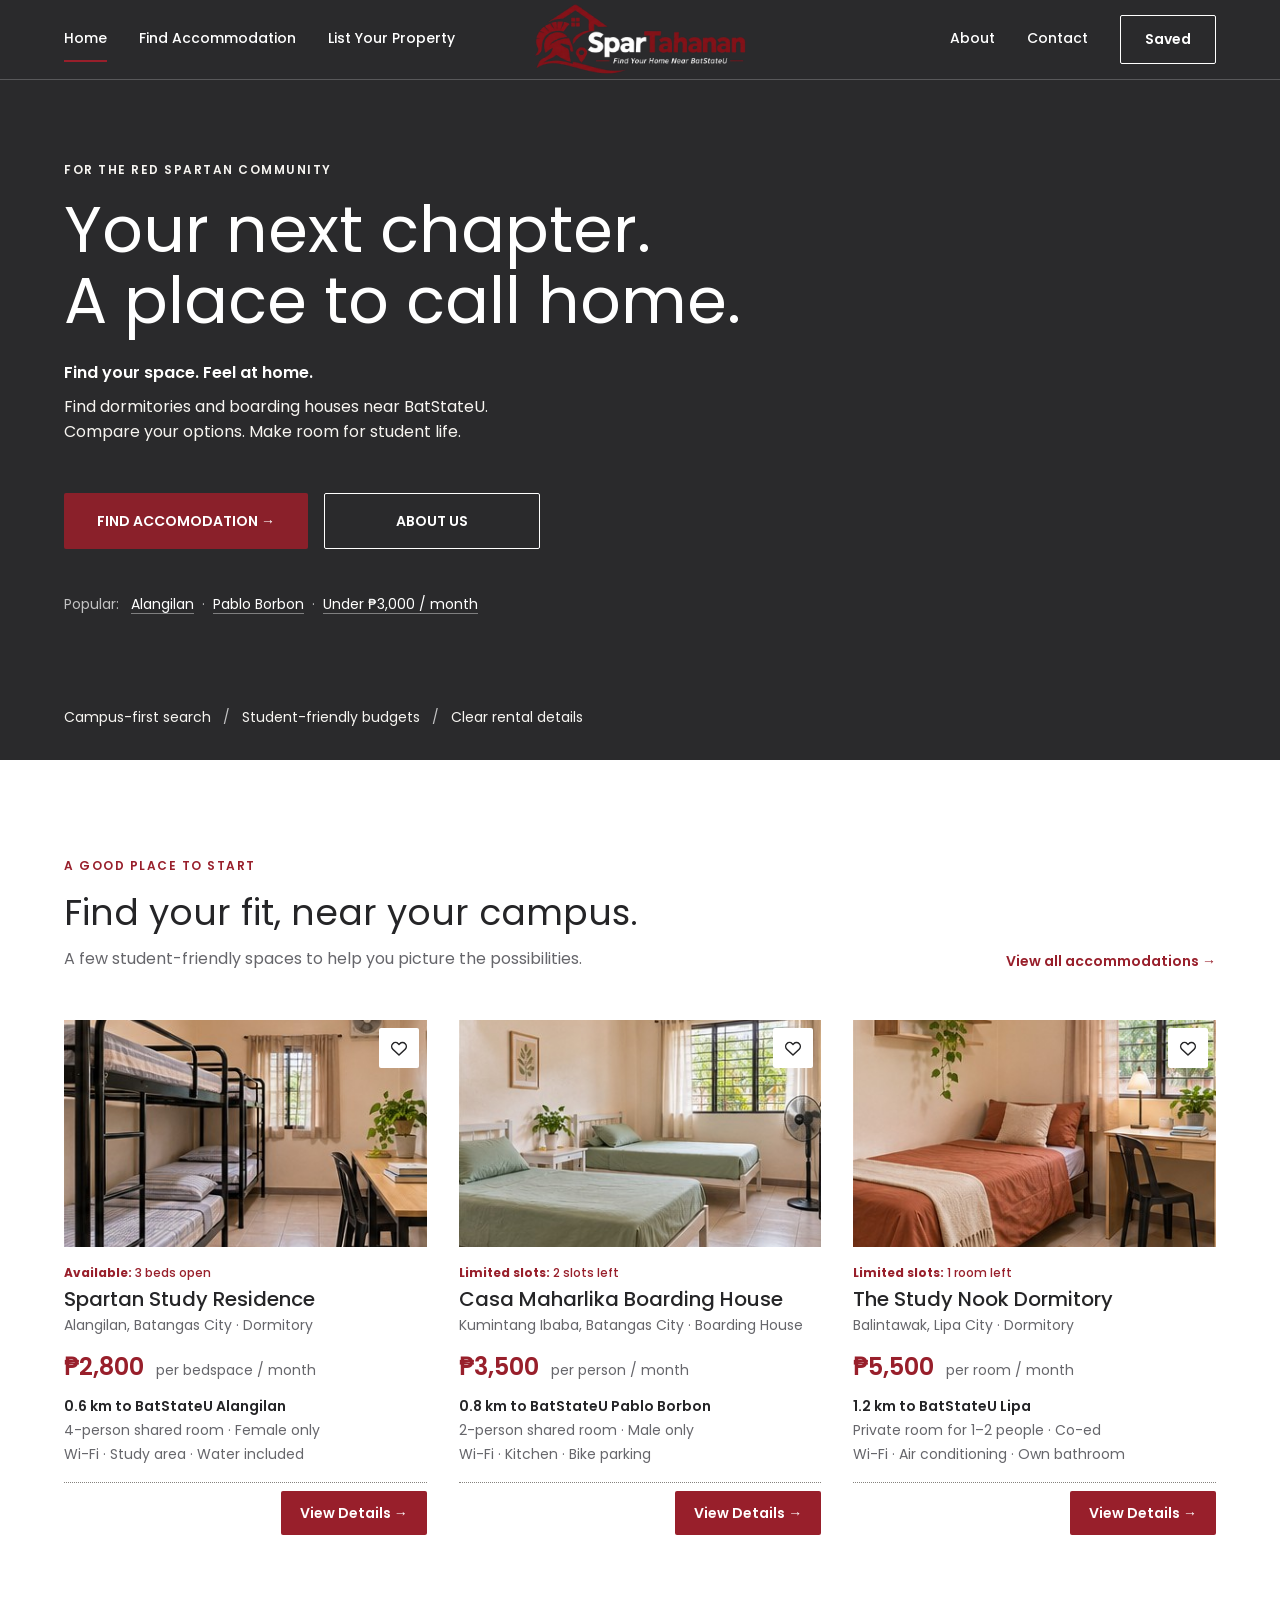
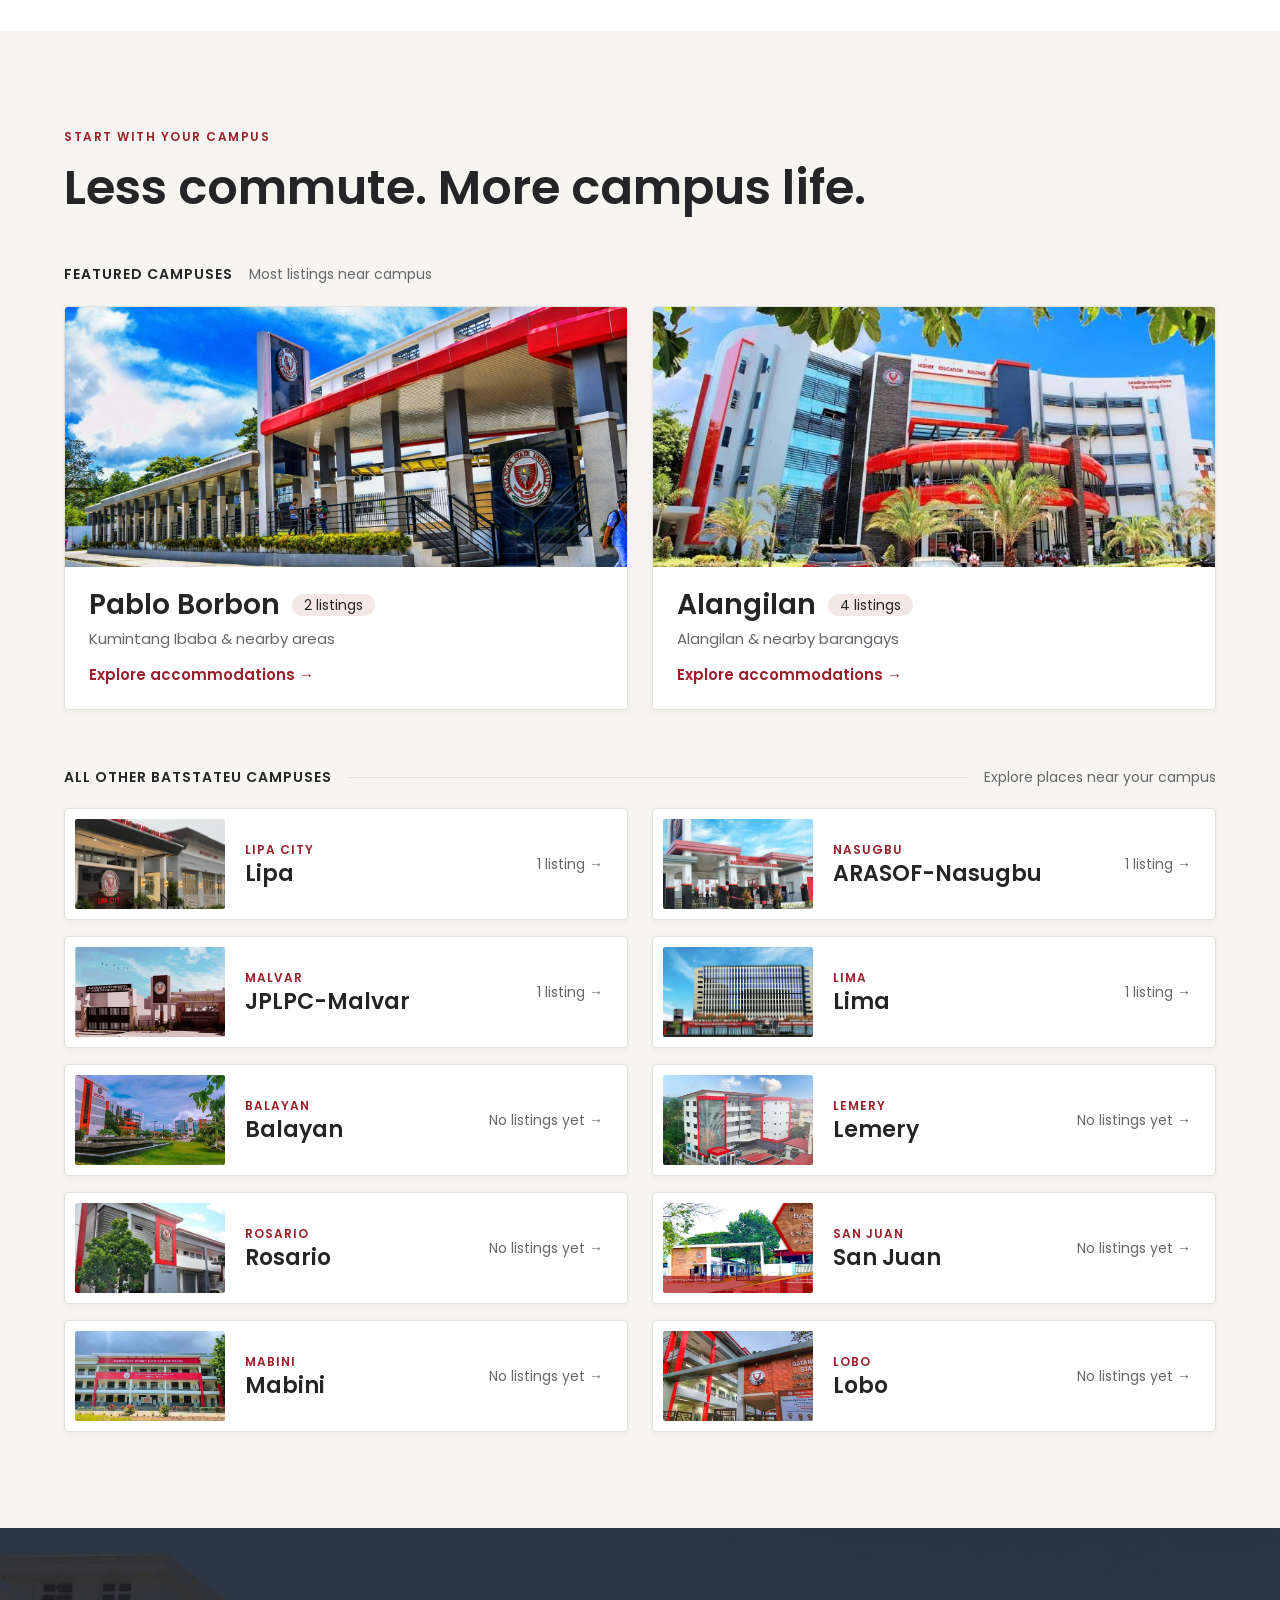
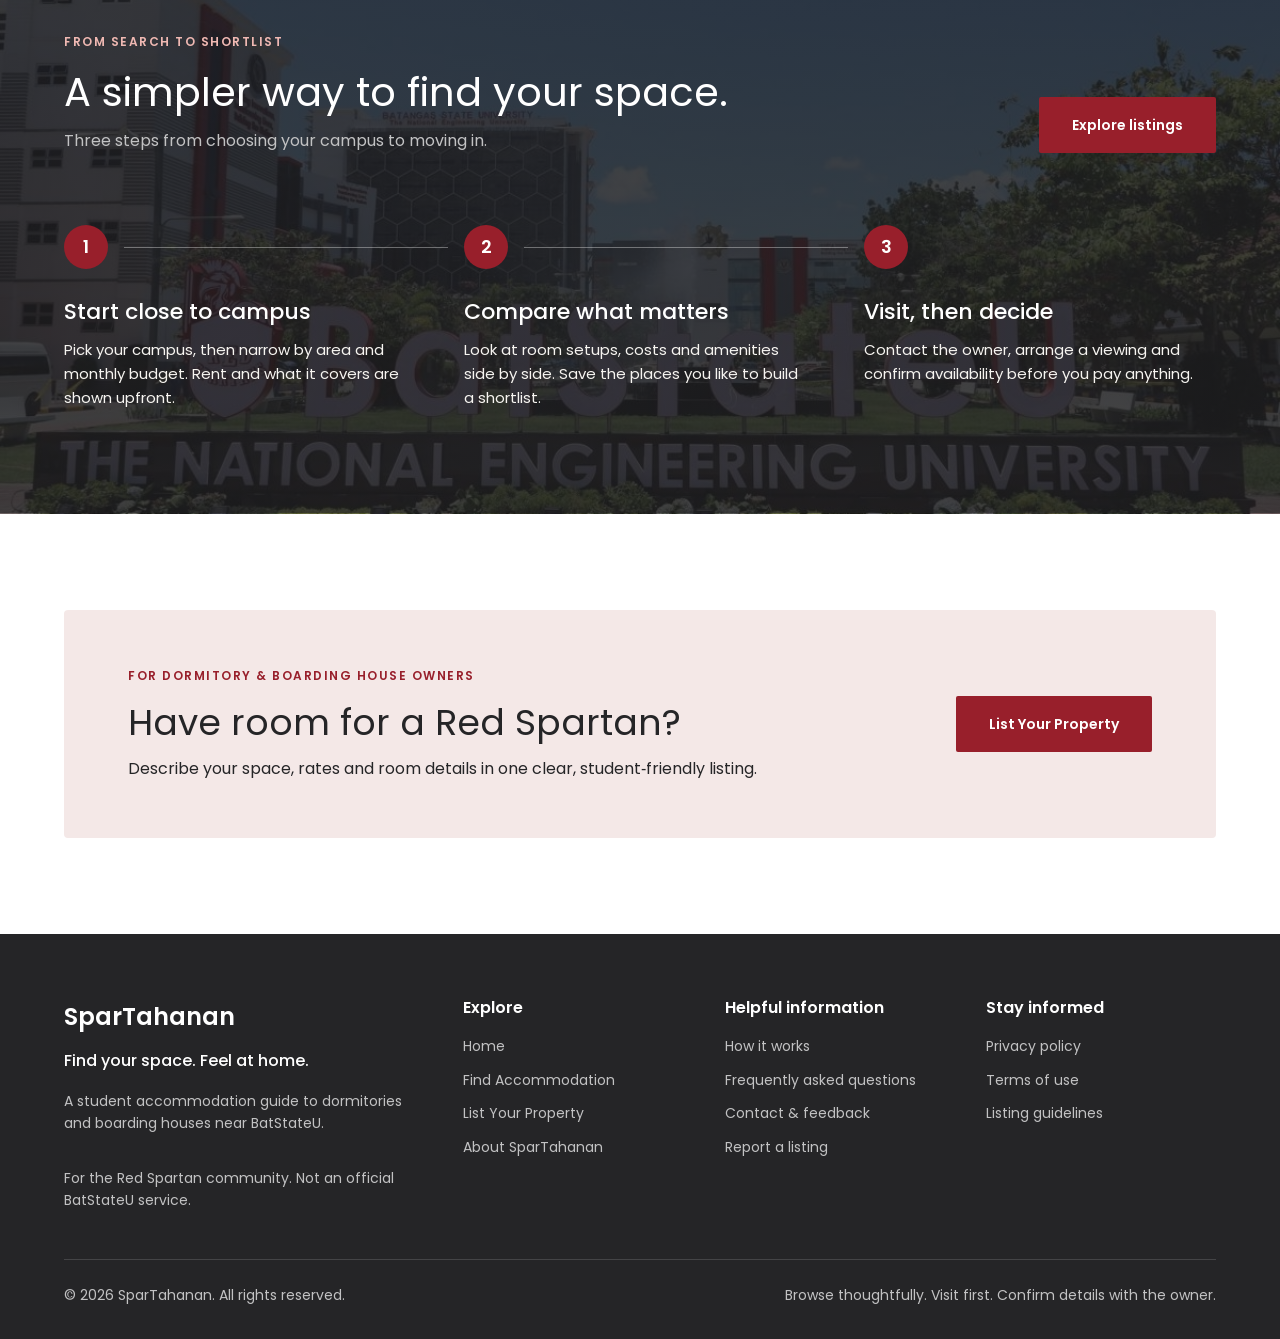
<file: index.html>
<!DOCTYPE html>
<html lang="en">
<head>
  <meta charset="utf-8">
  <meta name="viewport" content="width=device-width, initial-scale=1">
  <title>SparTahanan</title>

  <!-- Poppins font from Google Fonts -->
  <link rel="preconnect" href="https://fonts.googleapis.com">
  <link rel="preconnect" href="https://fonts.gstatic.com" crossorigin>
  <link rel="stylesheet" href="https://fonts.googleapis.com/css2?family=Poppins:wght@400;500;600&amp;display=swap">

  
  <link rel="stylesheet" href="styles.css">
</head>
<body>
  <!-- HEADER / NAVIGATION -->
  <header class="header-overlay">
    <nav class="nav container">
      <ul class="nav-links">
        <li><a class="nav-link active" href="index.html">Home</a></li>
        <li><a class="nav-link" href="accommodations/accommodations.html">Find Accommodation</a></li>
        <li><a class="nav-link" href="list-property/list-property.html">List Your Property</a></li>
      </ul>

      <a href="index.html">
        <img class="brand-logo" src="assets/logo/logo-white.png" alt="SparTahanan home">
      </a>

      <ul class="nav-links nav-links-right">
        <li><a class="nav-link" href="about/about.html">About</a></li>
        <li><a class="nav-link" href="about/about.html#contact">Contact</a></li>
        <li><a class="btn btn-outline-light" href="accommodations/accommodations.html">Saved</a></li>
      </ul>
    </nav>
  </header>




  <main>
    <!-- HERO -->
    <section class="hero">
      <video class="hero-video" src="assets/landing-background.mp4" autoplay muted loop playsinline></video>
      
      <div class="hero-overlay"></div>

      <div class="hero-content container">
        <p class="small-header small-header-light">For the Red Spartan community</p>
        <h1 class="hero-title">Your next chapter.<br> A place to call home.</h1>
        <p class="hero-tagline">Find your space. Feel at home.</p>
        <p class="hero-text">Find dormitories and boarding houses near BatStateU. Compare your options. Make room for student life.</p>

        <div class="hero-buttons">
          <a class="btn btn-large btn-hero btn-hero-red" href="accommodations/accommodations.html">FIND ACCOMODATION <span>→</span></a>
          <a class="btn btn-large btn-hero btn-outline-light" href="about/about.html">ABOUT US</a>
        </div>

        <p class="hero-popular">
          <span class="hero-popular-label">Popular:</span>
          <a href="accommodations/accommodations.html">Alangilan</a>
          <span class="dot">·</span>
          <a href="accommodations/accommodations.html">Pablo Borbon</a>
          <span class="dot">·</span>
          <a href="accommodations/accommodations.html">Under ₱3,000 / month</a>
        </p>

        <p class="hero-values">
          Campus-first search
          <span class="slash">/</span>
          Student-friendly budgets
          <span class="slash">/</span>
          Clear rental details
        </p>
      </div>
    </section>



    <!-- FEATURED LISTINGS -->
    <section class="section">
      <div class="container">
        <div class="section-header">
          <div>
            <p class="small-header">A good place to start</p>
            <h2 class="section-title">Find your fit, near your campus.</h2>
            <p class="section-text">A few student-friendly spaces to help you picture the possibilities.</p>
          </div>
          <a class="link-red" href="accommodations/accommodations.html">View all accommodations →</a>
        </div>

        <div class="card-grid">
          <!-- Card 1 -->
          <div class="listing-card">
            <div class="card-photo">
              <img class="room-photo" src="assets/properties/spartan.jpg" alt="Room at Spartan Study Residence">
              <button class="save-btn" type="button">
                <img class="heart-icon" src="assets/icons/heart.svg" alt="Save">
              </button>
            </div>
            
            <div class="card-body">
              <p class="availability"><strong>Available:</strong> 3 beds open</p>
              <h3 class="card-title">Spartan Study Residence</h3>
              <p class="card-text">Alangilan, Batangas City · Dormitory</p>
              <p class="card-price"><span class="price">₱2,800</span> per bedspace / month</p>
              <p class="card-distance">0.6 km to BatStateU Alangilan</p>
              <p class="card-text">4-person shared room · Female only</p>
              <p class="card-text">Wi-Fi · Study area · Water included</p>
            </div>

            <div class="card-actions">
              <a class="btn btn-red btn-small" href="accommodations/accommodations.html#spartan-study-residence-details">View Details →</a>
            </div>
          </div>
          

          <!-- Card 2 -->
          <div class="listing-card">
            <div class="card-photo">
              <img class="room-photo" src="assets/properties/maharlika.jpg" alt="Room at Casa Maharlika Boarding House">
              <button class="save-btn" type="button">
                <img class="heart-icon" src="assets/icons/heart.svg" alt="Save">
              </button>
            </div>
            <div class="card-body">
              <p class="availability"><strong>Limited slots:</strong> 2 slots left</p>
              <h3 class="card-title">Casa Maharlika Boarding House</h3>
              <p class="card-text">Kumintang Ibaba, Batangas City · Boarding House</p>
              <p class="card-price"><span class="price">₱3,500</span> per person / month</p>
              <p class="card-distance">0.8 km to BatStateU Pablo Borbon</p>
              <p class="card-text">2-person shared room · Male only</p>
              <p class="card-text">Wi-Fi · Kitchen · Bike parking</p>
            </div>
            <div class="card-actions">
              <a class="btn btn-red btn-small" href="accommodations/accommodations.html#casa-maharlika-boarding-house-details">View Details →</a>
            </div>
          </div>



          <!-- Card 3 -->
          <div class="listing-card">
            <div class="card-photo">
              <img class="room-photo" src="assets/properties/study-nook.jpg" alt="Room at The Study Nook Dormitory">
              <button class="save-btn" type="button">
                <img class="heart-icon" src="assets/icons/heart.svg" alt="Save">
              </button>
            </div>

            <div class="card-body">
              <p class="availability"><strong>Limited slots:</strong> 1 room left</p>
              <h3 class="card-title">The Study Nook Dormitory</h3>
              <p class="card-text">Balintawak, Lipa City · Dormitory</p>
              <p class="card-price"><span class="price">₱5,500</span> per room / month</p>
              <p class="card-distance">1.2 km to BatStateU Lipa</p>
              <p class="card-text">Private room for 1–2 people · Co-ed</p>
              <p class="card-text">Wi-Fi · Air conditioning · Own bathroom</p>
            </div>

            <div class="card-actions">
              <a class="btn btn-red btn-small" href="accommodations/accommodations.html#the-study-nook-dormitory-details">View Details →</a>
            </div>
          </div>

        </div>

      </div>
    </section>



  

    <!-- CAMPUSES -->
    <section class="section section-tint">
      <div class="container">

        <div class="section-header">
          <div>
            <p class="small-header">Start with your campus</p>
            <h2 class="campuses-title">Less commute. More campus life.</h2>
          </div>
        </div>

        <!-- Featured campuses -->
        <div class="group-label">
          <h3 class="group-title">Featured campuses</h3>
          <span class="group-note">Most listings near campus</span>
        </div>

        <div class="featured-campuses">
          <a class="featured-campus" href="accommodations/accommodations.html">
            <img class="featured-campus-photo" src="assets/campus/bsu-pablo-borbon.jpg" alt="">
            <span class="featured-campus-body">
              <span class="featured-campus-name">Pablo Borbon <span class="count-pill">2 listings</span></span>
              <span class="featured-campus-area">Kumintang Ibaba &amp; nearby areas</span>
              <span class="featured-campus-link">Explore accommodations →</span>
            </span>
          </a>

          <a class="featured-campus" href="accommodations/accommodations.html">
            <img class="featured-campus-photo" src="assets/campus/bsu-alangilan.jpg" alt="">
            <span class="featured-campus-body">
              <span class="featured-campus-name">Alangilan <span class="count-pill">4 listings</span></span>
              <span class="featured-campus-area">Alangilan &amp; nearby barangays</span>
              <span class="featured-campus-link">Explore accommodations →</span>
            </span>
          </a>
        </div>


        <!-- All other campuses -->
        <div class="group-label">
          <h3 class="group-title">All other BatStateU campuses</h3>
          <span class="group-line"></span>
          <span class="group-note">Explore places near your campus</span>
        </div>

        <div class="campus-grid">
          <a class="campus-card" href="accommodations/accommodations.html">
            <img class="campus-thumb" src="assets/campus/bsu-lipa.jpg" alt="">
            <span class="campus-info">
              <span class="campus-place">Lipa City</span>
              <span class="campus-name">Lipa</span>
            </span>
            <span class="campus-count">1 listing →</span>
          </a>

          <a class="campus-card" href="accommodations/accommodations.html">
            <img class="campus-thumb" src="assets/campus/bsu-nasugbu.jpg" alt="">
            <span class="campus-info">
              <span class="campus-place">Nasugbu</span>
              <span class="campus-name">ARASOF-Nasugbu</span>
            </span>
            <span class="campus-count">1 listing →</span>
          </a>

          <a class="campus-card" href="accommodations/accommodations.html">
            <img class="campus-thumb" src="assets/campus/bsu-malvar.jpg" alt="">
            <span class="campus-info">
              <span class="campus-place">Malvar</span>
              <span class="campus-name">JPLPC-Malvar</span>
            </span>
            <span class="campus-count">1 listing →</span>
          </a>

          <a class="campus-card" href="accommodations/accommodations.html">
            <img class="campus-thumb" src="assets/campus/bsu-lima.jpg" alt="">
            <span class="campus-info">
              <span class="campus-place">Lima</span>
              <span class="campus-name">Lima</span>
            </span>
            <span class="campus-count">1 listing →</span>
          </a>

          <a class="campus-card" href="accommodations/accommodations.html">
            <img class="campus-thumb" src="assets/campus/bsu-balayan.jpg" alt="">
            <span class="campus-info">
              <span class="campus-place">Balayan</span>
              <span class="campus-name">Balayan</span>
            </span>
            <span class="campus-count">No listings yet →</span>
          </a>

          <a class="campus-card" href="accommodations/accommodations.html">
            <img class="campus-thumb" src="assets/campus/bsu-lemery.jpg" alt="">
            <span class="campus-info">
              <span class="campus-place">Lemery</span>
              <span class="campus-name">Lemery</span>
            </span>
            <span class="campus-count">No listings yet →</span>
          </a>

          <a class="campus-card" href="accommodations/accommodations.html">
            <img class="campus-thumb" src="assets/campus/bsu-rosario.jpg" alt="">
            <span class="campus-info">
              <span class="campus-place">Rosario</span>
              <span class="campus-name">Rosario</span>
            </span>
            <span class="campus-count">No listings yet →</span>
          </a>

          <a class="campus-card" href="accommodations/accommodations.html">
            <img class="campus-thumb" src="assets/campus/bsu-san-juan.jpg" alt="">
            <span class="campus-info">
              <span class="campus-place">San Juan</span>
              <span class="campus-name">San Juan</span>
            </span>
            <span class="campus-count">No listings yet →</span>
          </a>

          <a class="campus-card" href="accommodations/accommodations.html">
            <img class="campus-thumb" src="assets/campus/bsu-mabini.jpg" alt="">
            <span class="campus-info">
              <span class="campus-place">Mabini</span>
              <span class="campus-name">Mabini</span>
            </span>
            <span class="campus-count">No listings yet →</span>
          </a>

          <a class="campus-card" href="accommodations/accommodations.html">
            <img class="campus-thumb" src="assets/campus/bsu-lobo.jpg" alt="">
            <span class="campus-info">
              <span class="campus-place">Lobo</span>
              <span class="campus-name">Lobo</span>
            </span>
            <span class="campus-count">No listings yet →</span>
          </a>
        </div>

      </div>
    </section>


    <section class="how-section">
      <div class="container">
        <div class="section-header how-header">
          <div>
            <p class="small-header small-header-pink">From search to shortlist</p>
            <h2 class="how-title">A simpler way to find your space.</h2>
            <p class="how-text">Three steps from choosing your campus to moving in.</p>
          </div>
          <a class="btn btn-red btn-large" href="accommodations/accommodations.html">Explore listings</a>
        </div>

      
        <ol class="steps">
          <li class="step">
            <span class="step-number">1</span>
            <span class="step-line"></span>
            <h3 class="step-title">Start close to campus</h3>
            <p class="step-text">Pick your campus, then narrow by area and monthly budget. Rent and what it covers are shown upfront.</p>
          </li>
          <li class="step">
            <span class="step-number">2</span>
            <span class="step-line"></span>
            <h3 class="step-title">Compare what matters</h3>
            <p class="step-text">Look at room setups, costs and amenities side by side. Save the places you like to build a shortlist.</p>
          </li>
          <li class="step">
            <span class="step-number">3</span>
            <h3 class="step-title">Visit, then decide</h3>
            <p class="step-text">Contact the owner, arrange a viewing and confirm availability before you pay anything.</p>
          </li>
        </ol>

      </div>
    </section>

    <!-- OWNER CALL TO ACTION -->
    <section class="owner-cta">
      <div class="container">
        <div class="owner-cta-box">
          <div>
            <p class="small-header">For dormitory &amp; boarding house owners</p>
            <h2 class="section-title">Have room for a Red Spartan?</h2>
            <p class="owner-cta-text">Describe your space, rates and room details in one clear, student&#8209;friendly listing.</p>
          </div>
          <a class="btn btn-red btn-large" href="list-property/list-property.html">List Your Property</a>
        </div>
      </div>
    </section>

  </main>



  <!-- FOOTER -->
  <footer class="site-footer">
    <div class="container footer-grid">
      <div>
        <p class="footer-name">SparTahanan</p>
        <p class="footer-tagline">Find your space. Feel at home.</p>
        <p class="footer-text">A student accommodation guide to dormitories and boarding houses near BatStateU.</p>
        <p class="footer-text footer-disclaimer">For the Red Spartan community. Not an official BatStateU service.</p>
      </div>

      <div>
        <h2 class="footer-heading">Explore</h2>
        <ul class="footer-links">
          <li><a href="index.html">Home</a></li>
          <li><a href="accommodations/accommodations.html">Find Accommodation</a></li>
          <li><a href="list-property/list-property.html">List Your Property</a></li>
          <li><a href="about/about.html">About SparTahanan</a></li>
        </ul>
      </div>

      <div>
        <h2 class="footer-heading">Helpful information</h2>
        <ul class="footer-links">
          <li><a href="about/about.html#how-it-works">How it works</a></li>
          <li><a href="about/about.html#faq">Frequently asked questions</a></li>
          <li><a href="about/about.html#contact">Contact &amp; feedback</a></li>
          <li><a href="about/about.html#report">Report a listing</a></li>
        </ul>
      </div>

      <div>
        <h2 class="footer-heading">Stay informed</h2>
        <ul class="footer-links">
          <li><a href="about/about.html#privacy">Privacy policy</a></li>
          <li><a href="about/about.html#terms">Terms of use</a></li>
          <li><a href="about/about.html#listing-guidelines">Listing guidelines</a></li>
        </ul>
      </div>
    </div>

    <div class="container">
      <div class="footer-bottom">
        <p>© 2026 SparTahanan. All rights reserved.</p>
        <p>Browse thoughtfully. Visit first. Confirm details with the owner.</p>
      </div>
    </div>
  </footer>

</body>
</html>
</file>
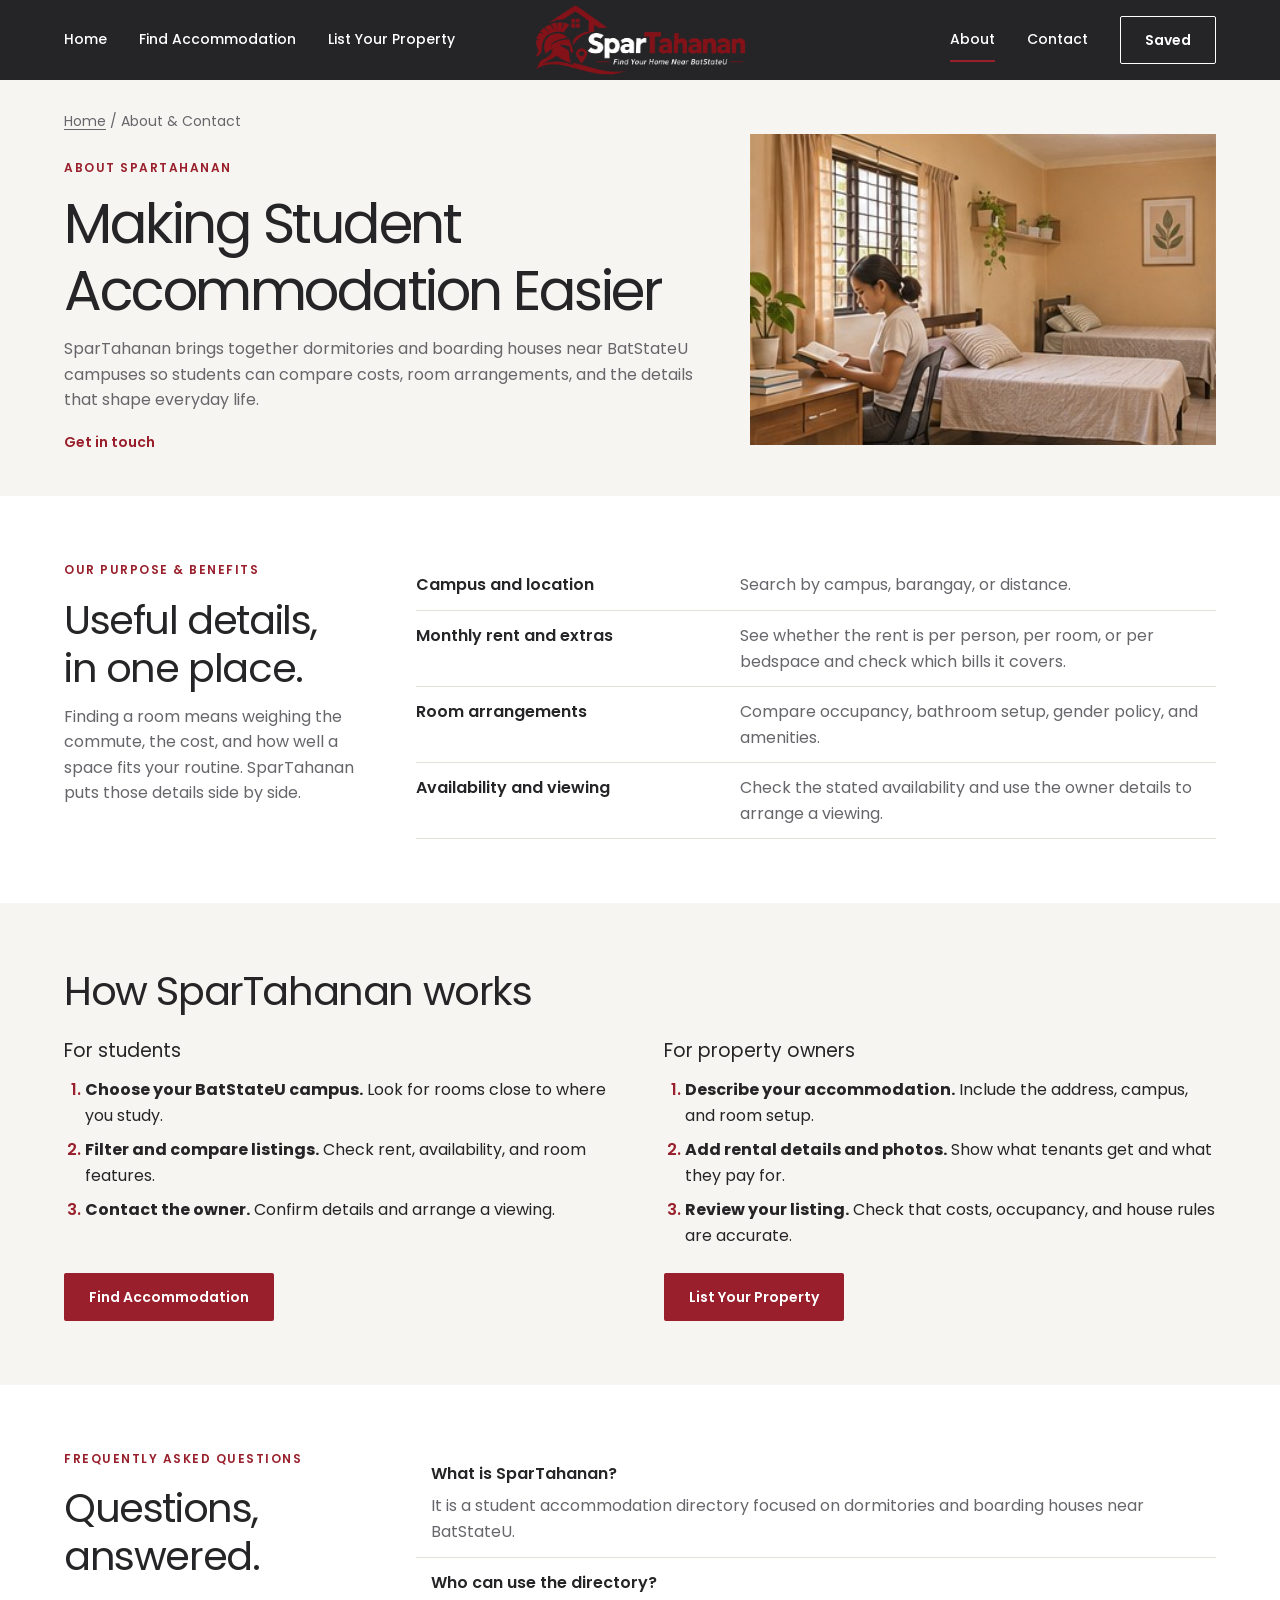
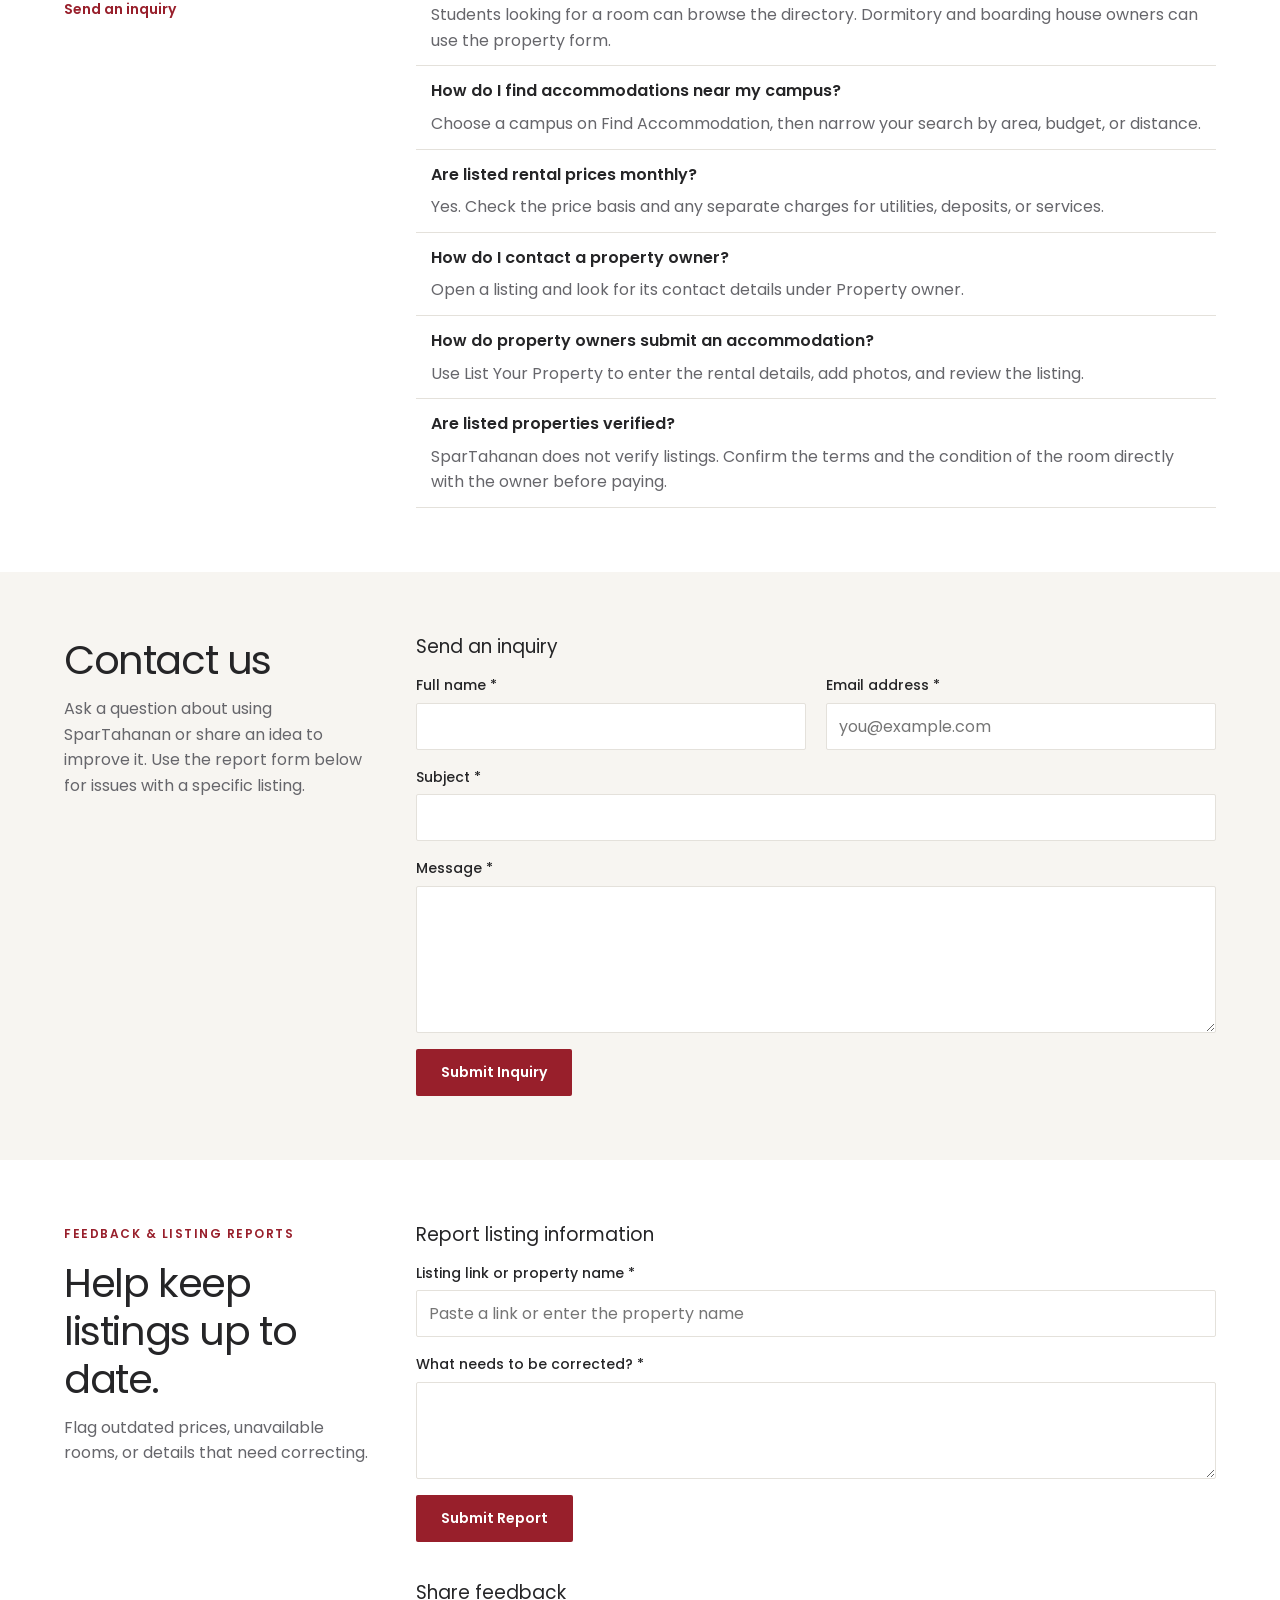
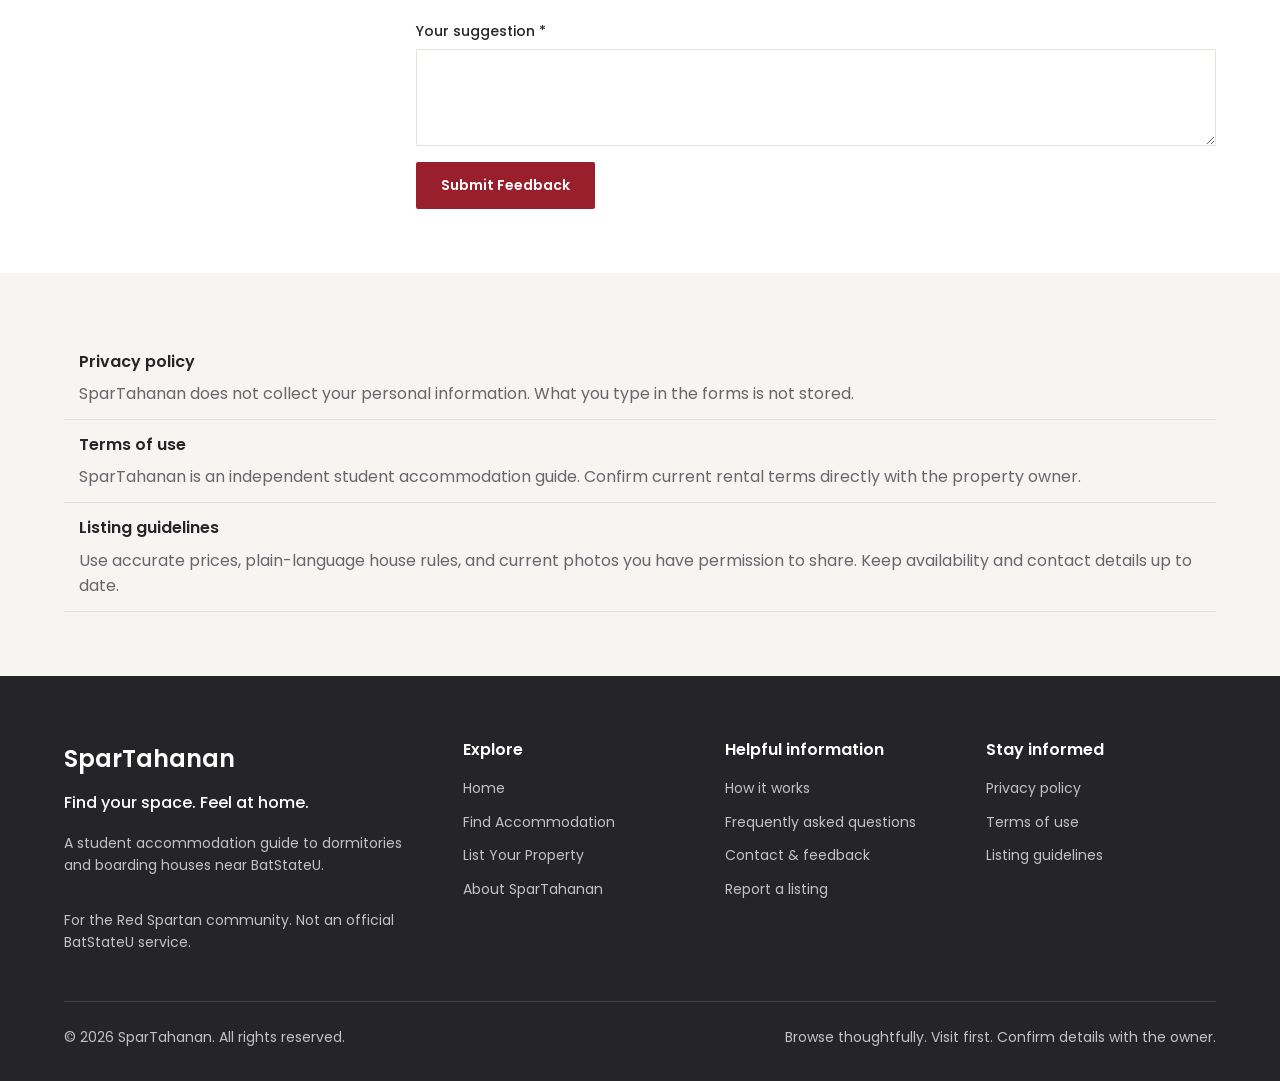
<file: about/about.html>
<!DOCTYPE html>
<html lang="en">
  <head>
    <meta charset="utf-8">
    <title>About &amp; Contact | SparTahanan</title>

    <!-- Poppins font from Google Fonts -->
    <link rel="preconnect" href="https://fonts.googleapis.com">
    <link rel="preconnect" href="https://fonts.gstatic.com" crossorigin>
    <link rel="stylesheet" href="https://fonts.googleapis.com/css2?family=Poppins:wght@400;500;600&amp;display=swap">

    <link rel="stylesheet" href="../shared/shared.css">
    <link rel="stylesheet" href="about.css">
  </head>
  <body>
    <header class="header">
      <nav class="nav container">
        <ul class="nav-links">
          <li><a class="nav-link" href="../index.html">Home</a></li>
          <li><a class="nav-link" href="../accommodations/accommodations.html">Find Accommodation</a></li>
          <li><a class="nav-link" href="../list-property/list-property.html">List Your Property</a></li>
        </ul>

        <a href="../index.html">
          <img class="brand-logo" src="../assets/logo/logo-white.png" alt="SparTahanan home">
        </a>

        <ul class="nav-links nav-links-right">
          <li><a class="nav-link active" href="about.html">About</a></li>
          <li><a class="nav-link" href="about.html#contact">Contact</a></li>
          <li><a class="btn btn-outline-light" href="../accommodations/accommodations.html">Saved</a></li>
        </ul>
      </nav>
    </header>
    <main>
      <section class="page-intro">
        <div class="container about-hero">
          <div>
            <p class="breadcrumb"><a href="../index.html">Home</a> / About &amp; Contact</p>
            <p class="small-header">About SparTahanan</p>
            <h1>Making Student Accommodation Easier</h1>
            <p class="section-text">SparTahanan brings together dormitories and boarding houses near BatStateU campuses so students can compare costs, room arrangements, and the details that shape everyday life.</p>
            <a class="about-link" href="#contact">Get in touch</a>
          </div>
          <img class="about-photo" src="../assets/properties/about-room.jpg" alt="Student reading at a desk in a shared room">
        </div>
      </section>

      <section class="about-section">
        <div class="container about-split">
          <div>
            <p class="small-header">Our purpose &amp; benefits</p>
            <h2>Useful details,<br>in one place.</h2>
            <p class="section-text">Finding a room means weighing the commute, the cost, and how well a space fits your routine. SparTahanan puts those details side by side.</p>
          </div>
          <div>
            <div class="benefit">
              <p class="benefit-name">Campus and location</p>
              <p class="benefit-text">Search by campus, barangay, or distance.</p>
            </div>
            <div class="benefit">
              <p class="benefit-name">Monthly rent and extras</p>
              <p class="benefit-text">See whether the rent is per person, per room, or per bedspace and check which bills it covers.</p>
            </div>
            <div class="benefit">
              <p class="benefit-name">Room arrangements</p>
              <p class="benefit-text">Compare occupancy, bathroom setup, gender policy, and amenities.</p>
            </div>
            <div class="benefit">
              <p class="benefit-name">Availability and viewing</p>
              <p class="benefit-text">Check the stated availability and use the owner details to arrange a viewing.</p>
            </div>
          </div>
        </div>
      </section>

      <section class="about-section section-tint" id="how-it-works">
        <div class="container">
          <h2>How SparTahanan works</h2>
          <div class="about-paths">
            <div class="about-path">
              <h3>For students</h3>
              <ol>
                <li><span><strong>Choose your BatStateU campus.</strong> Look for rooms close to where you study.</span></li>
                <li><span><strong>Filter and compare listings.</strong> Check rent, availability, and room features.</span></li>
                <li><span><strong>Contact the owner.</strong> Confirm details and arrange a viewing.</span></li>
              </ol>
              <a href="../accommodations/accommodations.html" class="btn btn-red">Find Accommodation</a>
            </div>
            <div class="about-path">
              <h3>For property owners</h3>
              <ol>
                <li><span><strong>Describe your accommodation.</strong> Include the address, campus, and room setup.</span></li>
                <li><span><strong>Add rental details and photos.</strong> Show what tenants get and what they pay for.</span></li>
                <li><span><strong>Review your listing.</strong> Check that costs, occupancy, and house rules are accurate.</span></li>
              </ol>
              <a href="../list-property/list-property.html" class="btn btn-red">List Your Property</a>
            </div>
          </div>
        </div>
      </section>

      <section class="about-section" id="faq">
        <div class="container about-split">
          <div><p class="small-header">Frequently asked questions</p><h2>Questions, answered.</h2><a href="#contact" class="about-link">Send an inquiry</a></div>
          <div>
            <div class="faq">
              <h3 class="faq-question">What is SparTahanan?</h3>
              <p class="faq-answer">It is a student accommodation directory focused on dormitories and boarding houses near BatStateU.</p>
            </div>
            <div class="faq">
              <h3 class="faq-question">Who can use the directory?</h3>
              <p class="faq-answer">Students looking for a room can browse the directory. Dormitory and boarding house owners can use the property form.</p>
            </div>
            <div class="faq">
              <h3 class="faq-question">How do I find accommodations near my campus?</h3>
              <p class="faq-answer">Choose a campus on Find Accommodation, then narrow your search by area, budget, or distance.</p>
            </div>
            <div class="faq">
              <h3 class="faq-question">Are listed rental prices monthly?</h3>
              <p class="faq-answer">Yes. Check the price basis and any separate charges for utilities, deposits, or services.</p>
            </div>
            <div class="faq">
              <h3 class="faq-question">How do I contact a property owner?</h3>
              <p class="faq-answer">Open a listing and look for its contact details under Property owner.</p>
            </div>
            <div class="faq">
              <h3 class="faq-question">How do property owners submit an accommodation?</h3>
              <p class="faq-answer">Use List Your Property to enter the rental details, add photos, and review the listing.</p>
            </div>
            <div class="faq">
              <h3 class="faq-question">Are listed properties verified?</h3>
              <p class="faq-answer">SparTahanan does not verify listings. Confirm the terms and the condition of the room directly with the owner before paying.</p>
            </div>
          </div>
        </div>
      </section>

      <section class="about-section section-tint" id="contact">
        <div class="container about-split">
          <div><h2>Contact us</h2><p class="section-text">Ask a question about using SparTahanan or share an idea to improve it. Use the report form below for issues with a specific listing.</p>
          </div>
          <form class="field-grid">
            <h3 class="span-all">Send an inquiry</h3>
            <label class="field-label">Full name *<input autocomplete="name"></label>
            <label class="field-label">Email address *<input type="email" placeholder="you@example.com" autocomplete="email"></label>
            <label class="span-all field-label">Subject *<input></label>
            <label class="span-all field-label">Message *<textarea rows="5"></textarea></label>
            <div class="span-all">
              <button class="btn btn-red" type="button">Submit Inquiry</button>
            </div>
          </form>
        </div>
      </section>

      <section class="about-section" id="report">
        <div class="container about-split">
          <div><p class="small-header">Feedback &amp; listing reports</p><h2>Help keep listings up to date.</h2><p class="section-text">Flag outdated prices, unavailable rooms, or details that need correcting.</p></div>
          <div>
            <form class="field-grid">
              <h3 class="span-all">Report listing information</h3>
              <label class="span-all field-label">Listing link or property name *<input placeholder="Paste a link or enter the property name"></label>
              <label class="span-all field-label">What needs to be corrected? *<textarea rows="3"></textarea></label>
              <div class="span-all">
                <button class="btn btn-red" type="button">Submit Report</button>
              </div>
            </form>
            <form class="field-grid feedback">
              <h3 class="span-all">Share feedback</h3>
              <label class="span-all field-label">Your suggestion *<textarea rows="3"></textarea></label>
              <div class="span-all">
                <button class="btn btn-red" type="button">Submit Feedback</button>
              </div>
            </form>
          </div>
        </div>
      </section>

      <section class="about-section section-tint">
        <div class="container">
          <div class="faq" id="privacy">
            <h3 class="faq-question">Privacy policy</h3>
            <p class="faq-answer">SparTahanan does not collect your personal information. What you type in the forms is not stored.</p>
          </div>
          <div class="faq" id="terms">
            <h3 class="faq-question">Terms of use</h3>
            <p class="faq-answer">SparTahanan is an independent student accommodation guide. Confirm current rental terms directly with the property owner.</p>
          </div>
          <div class="faq" id="listing-guidelines">
            <h3 class="faq-question">Listing guidelines</h3>
            <p class="faq-answer">Use accurate prices, plain-language house rules, and current photos you have permission to share. Keep availability and contact details up to date.</p>
          </div>
        </div>
      </section>
    </main>
    <footer class="site-footer">
      <div class="container footer-grid">
        <div>
          <p class="footer-name">SparTahanan</p>
          <p class="footer-tagline">Find your space. Feel at home.</p>
          <p class="footer-text">A student accommodation guide to dormitories and boarding houses near BatStateU.</p>
          <p class="footer-text footer-disclaimer">For the Red Spartan community. Not an official BatStateU service.</p>
        </div>

        <div>
          <h2 class="footer-heading">Explore</h2>
          <ul class="footer-links">
            <li><a href="../index.html">Home</a></li>
            <li><a href="../accommodations/accommodations.html">Find Accommodation</a></li>
            <li><a href="../list-property/list-property.html">List Your Property</a></li>
            <li><a href="about.html">About SparTahanan</a></li>
          </ul>
        </div>

        <div>
          <h2 class="footer-heading">Helpful information</h2>
          <ul class="footer-links">
            <li><a href="about.html#how-it-works">How it works</a></li>
            <li><a href="about.html#faq">Frequently asked questions</a></li>
            <li><a href="about.html#contact">Contact &amp; feedback</a></li>
            <li><a href="about.html#report">Report a listing</a></li>
          </ul>
        </div>

        <div>
          <h2 class="footer-heading">Stay informed</h2>
          <ul class="footer-links">
            <li><a href="about.html#privacy">Privacy policy</a></li>
            <li><a href="about.html#terms">Terms of use</a></li>
            <li><a href="about.html#listing-guidelines">Listing guidelines</a></li>
          </ul>
        </div>
      </div>

      <div class="container">
        <div class="footer-bottom">
          <p>© 2026 SparTahanan. All rights reserved.</p>
          <p>Browse thoughtfully. Visit first. Confirm details with the owner.</p>
        </div>
      </div>
    </footer>
  </body>
</html>
</file>
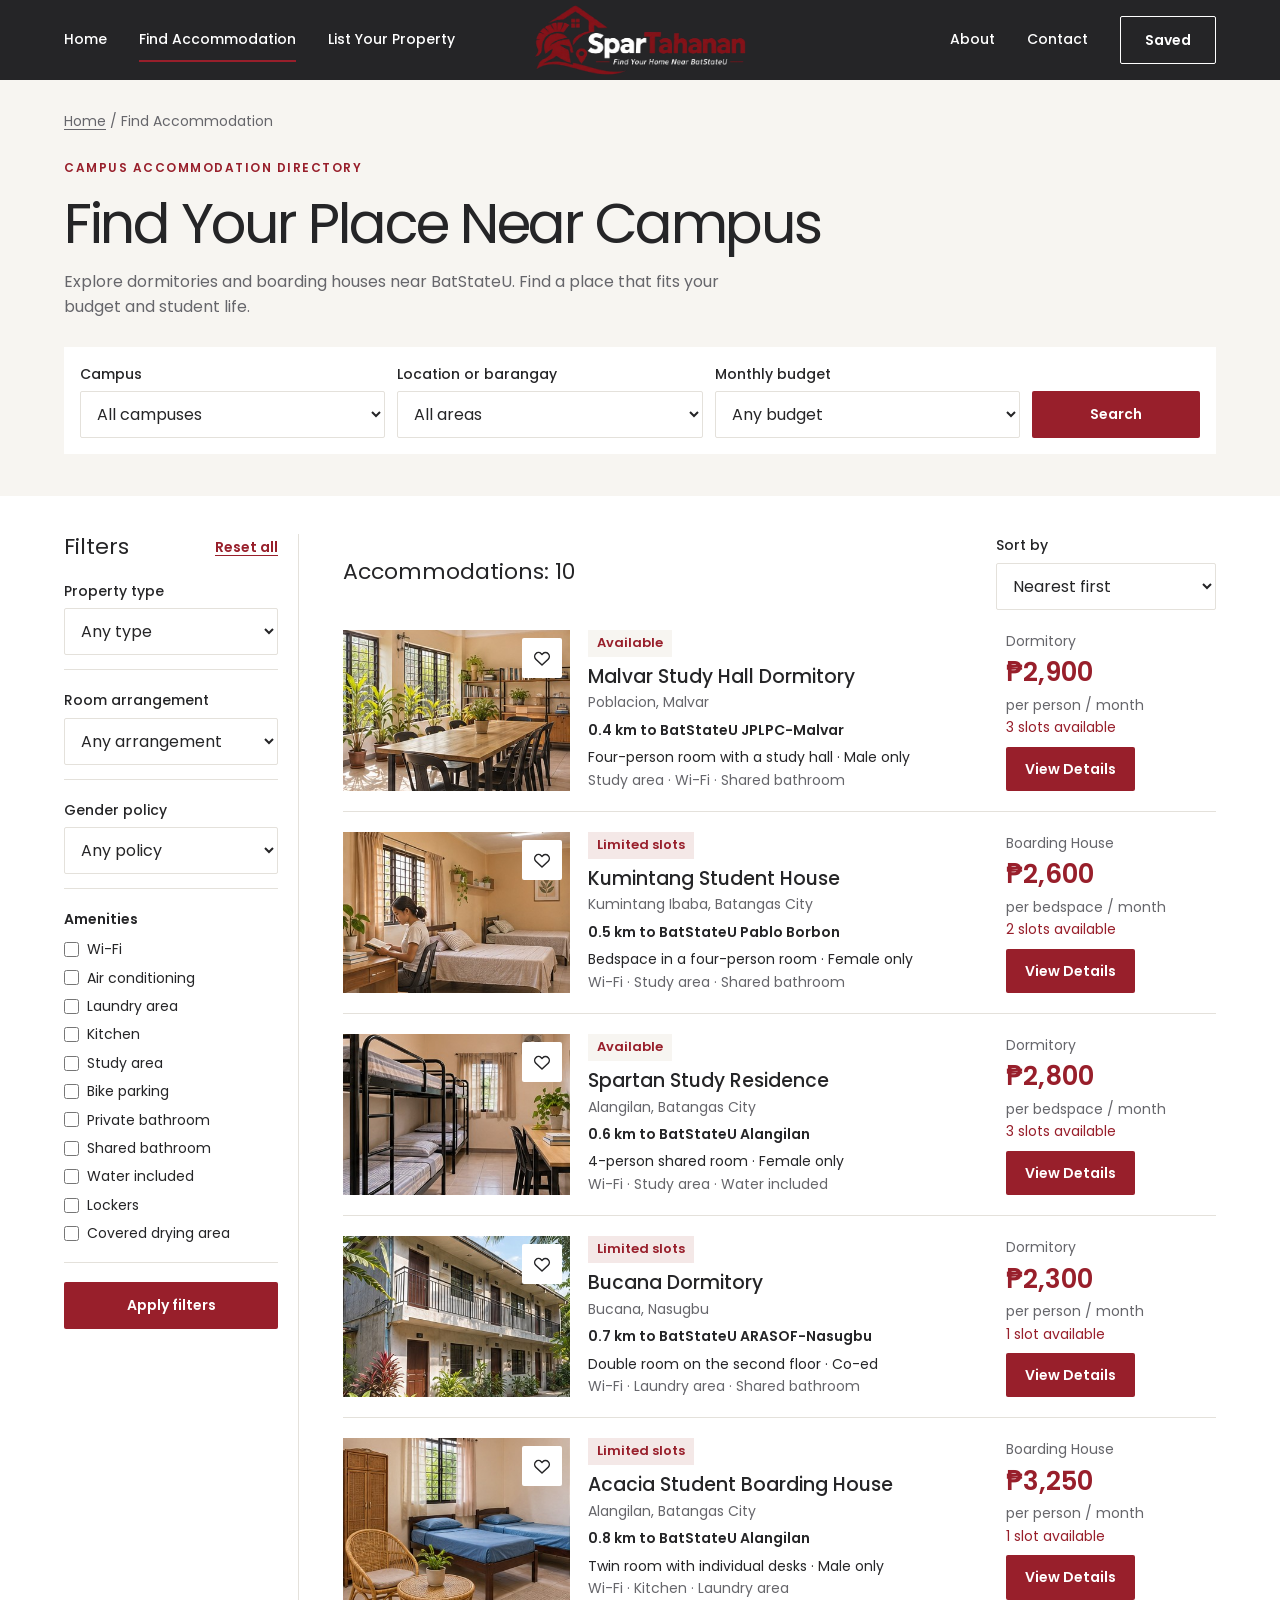
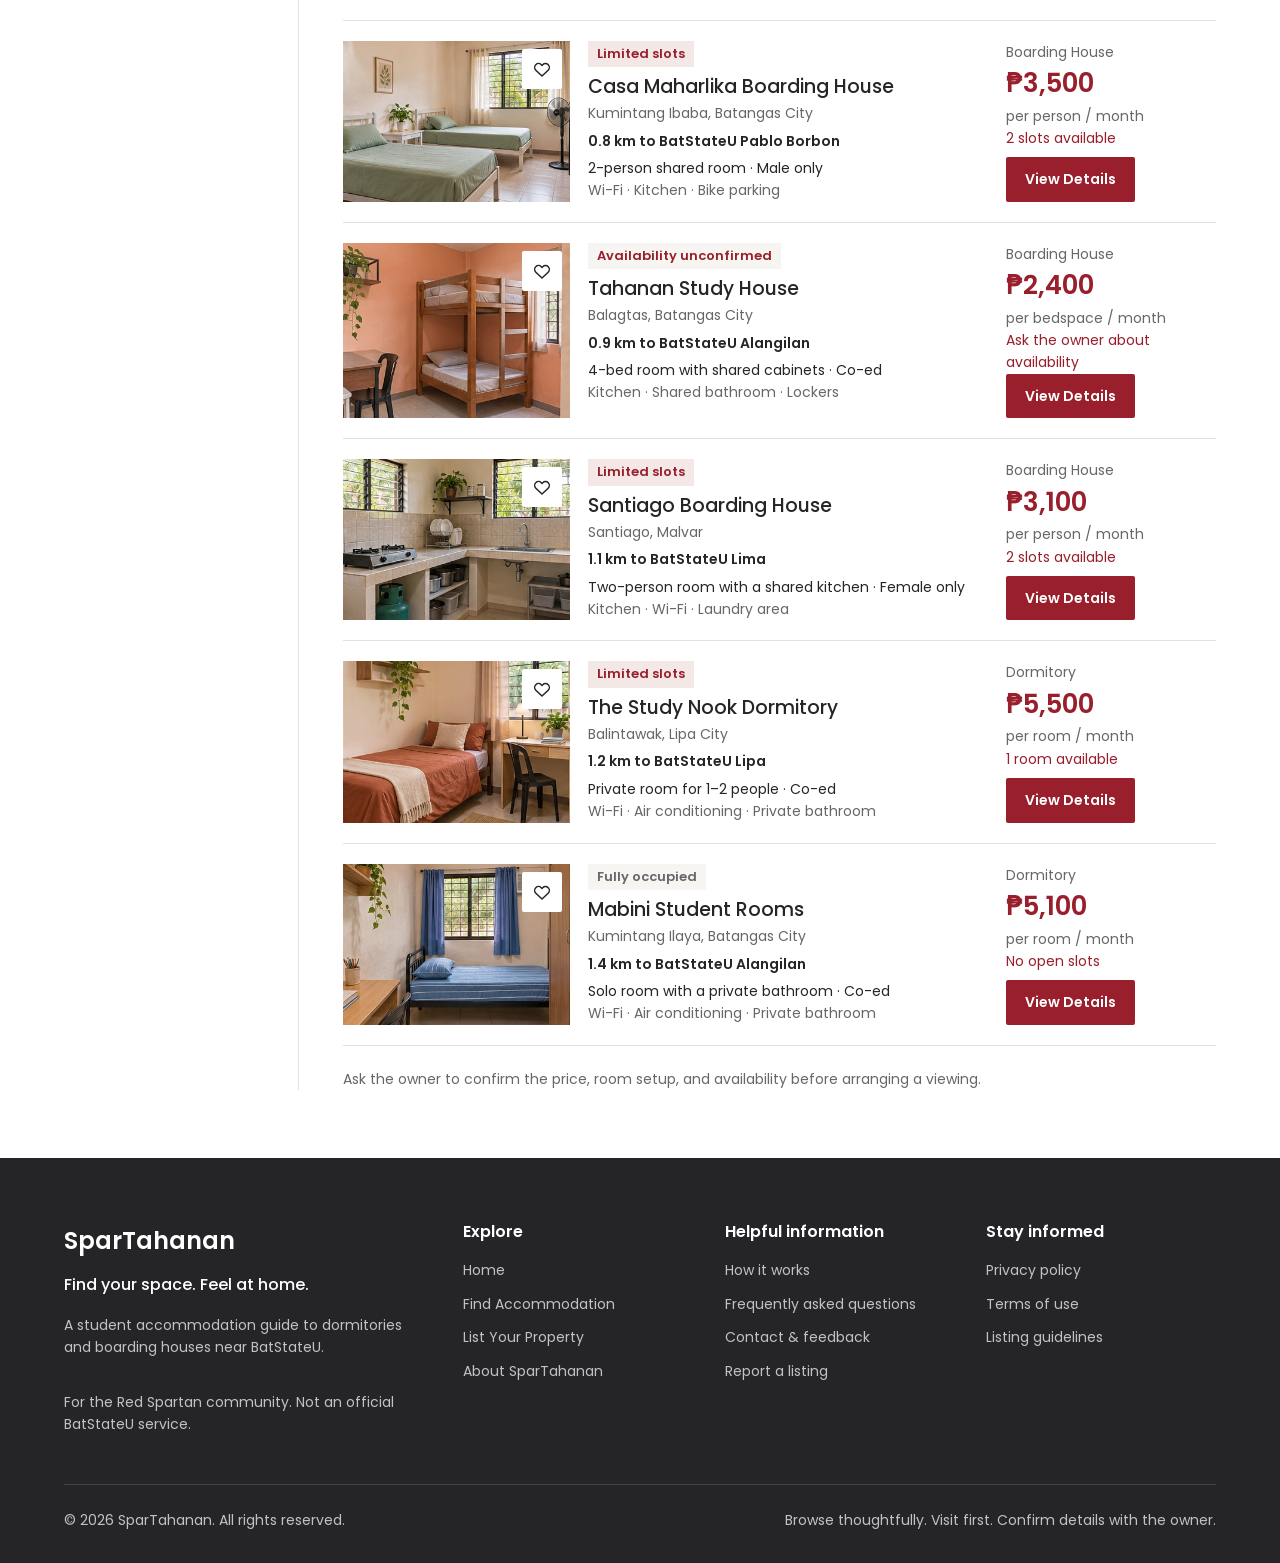
<file: accommodations/accommodations.html>
<!DOCTYPE html>
<html lang="en">
  <head>
    <meta charset="utf-8">
    <title>Find Accommodation | SparTahanan</title>

    <!-- Poppins font from Google Fonts -->
    <link rel="preconnect" href="https://fonts.googleapis.com">
    <link rel="preconnect" href="https://fonts.gstatic.com" crossorigin>
    <link rel="stylesheet" href="https://fonts.googleapis.com/css2?family=Poppins:wght@400;500;600&amp;display=swap">

    <link rel="stylesheet" href="../shared/shared.css">
    <link rel="stylesheet" href="accommodations.css">
  </head>
  <body>
    <header class="header">
      <nav class="nav container">
        <ul class="nav-links">
          <li><a class="nav-link" href="../index.html">Home</a></li>
          <li><a class="nav-link active" href="accommodations.html">Find Accommodation</a></li>
          <li><a class="nav-link" href="../list-property/list-property.html">List Your Property</a></li>
        </ul>

        <a href="../index.html">
          <img class="brand-logo" src="../assets/logo/logo-white.png" alt="SparTahanan home">
        </a>

        <ul class="nav-links nav-links-right">
          <li><a class="nav-link" href="../about/about.html">About</a></li>
          <li><a class="nav-link" href="../about/about.html#contact">Contact</a></li>
          <li><a class="btn btn-outline-light" href="accommodations.html">Saved</a></li>
        </ul>
      </nav>
    </header>
    <main>
      <section class="page-intro">
        <div class="container">
          <p class="breadcrumb"><a href="../index.html">Home</a> / Find Accommodation</p>
          <p class="small-header">Campus accommodation directory</p>
          <h1>Find Your Place Near Campus</h1>
          <p class="section-text">Explore dormitories and boarding houses near BatStateU. Find a place that fits your budget and student life.</p>
          <form class="search-bar">
            <label class="field-label">Campus
              <select>
                <option>All campuses</option>
                <option>Alangilan</option>
                <option>Pablo Borbon</option>
                <option>Lipa</option>
                <option>ARASOF-Nasugbu</option>
                <option>JPLPC-Malvar</option>
                <option>Lima</option>
                <option>Balayan</option>
                <option>Lemery</option>
                <option>Rosario</option>
                <option>San Juan</option>
                <option>Mabini</option>
                <option>Lobo</option>
              </select>
            </label>
            <label class="field-label">Location or barangay
              <select>
                <option>All areas</option>
                <option>Alangilan</option>
                <option>Balagtas</option>
                <option>Balintawak</option>
                <option>Bucana</option>
                <option>Kumintang Ibaba</option>
                <option>Kumintang Ilaya</option>
                <option>Poblacion</option>
                <option>Santiago</option>
              </select>
            </label>
            <label class="field-label">Monthly budget
              <select>
                <option>Any budget</option>
                <option>Up to ₱3,000</option>
                <option>Up to ₱4,000</option>
                <option>Up to ₱5,000</option>
                <option>Up to ₱6,000</option>
              </select>
            </label>
            <button class="btn btn-red" type="button">Search</button>
          </form>
        </div>
      </section>

      <div class="container directory-layout">
        <div class="filters-panel">
          <div class="filters-heading">
            <h2>Filters</h2>
            <a class="text-button" href="accommodations.html">Reset all</a>
          </div>
          <form>
            <div class="filter-group">
              <label class="field-label">Property type
                <select>
                  <option>Any type</option>
                  <option>Dormitory</option>
                  <option>Boarding House</option>
                </select>
              </label>
            </div>
            <div class="filter-group">
              <label class="field-label">Room arrangement
                <select>
                  <option>Any arrangement</option>
                  <option>Private room</option>
                  <option>Double occupancy</option>
                  <option>Shared room</option>
                  <option>Bedspace</option>
                </select>
              </label>
            </div>
            <div class="filter-group">
              <label class="field-label">Gender policy
                <select>
                  <option>Any policy</option>
                  <option>Female only</option>
                  <option>Male only</option>
                  <option>Co-ed</option>
                </select>
              </label>
            </div>
            <div class="filter-group">
              <p class="filter-title">Amenities</p>
              <label class="check-line"><input type="checkbox"> Wi-Fi</label>
              <label class="check-line"><input type="checkbox"> Air conditioning</label>
              <label class="check-line"><input type="checkbox"> Laundry area</label>
              <label class="check-line"><input type="checkbox"> Kitchen</label>
              <label class="check-line"><input type="checkbox"> Study area</label>
              <label class="check-line"><input type="checkbox"> Bike parking</label>
              <label class="check-line"><input type="checkbox"> Private bathroom</label>
              <label class="check-line"><input type="checkbox"> Shared bathroom</label>
              <label class="check-line"><input type="checkbox"> Water included</label>
              <label class="check-line"><input type="checkbox"> Lockers</label>
              <label class="check-line"><input type="checkbox"> Covered drying area</label>
            </div>
            <button class="btn btn-red filters-button" type="button">Apply filters</button>
          </form>
        </div>

        <section>
          <div class="directory-toolbar">
            <div>
              <h2>Accommodations: 10</h2>
            </div>
            <label class="field-label">Sort by
              <select>
                <option>Nearest first</option>
                <option>Rent: lowest first</option>
                <option>Rent: highest first</option>
              </select>
            </label>
          </div>

          <!-- Malvar Study Hall Dormitory -->
          <div class="directory-card" id="malvar-study-hall">
            <div class="directory-photo">
              <img class="property-photo" src="../assets/properties/study-area.jpg" alt="Malvar Study Hall Dormitory">
              <button class="save-btn" type="button">
                <img class="heart-icon" src="../assets/icons/heart.svg" alt="Save">
              </button>
            </div>
            <div class="directory-card-main">
              <span class="status-badge">Available</span>
              <h3 class="card-title">Malvar Study Hall Dormitory</h3>
              <p class="meta">Poblacion, Malvar</p>
              <p class="distance-line">0.4 km to BatStateU JPLPC-Malvar</p>
              <p class="room-line">Four-person room with a study hall · Male only</p>
              <p class="meta">Study area · Wi-Fi · Shared bathroom</p>
            </div>
            <div class="directory-rent">
              <p class="meta">Dormitory</p>
              <p class="rent-amount">₱2,900</p>
              <p class="meta">per person / month</p>
              <p class="slot-line">3 slots available</p>
              <a class="btn btn-red btn-small" href="#malvar-study-hall-details">View Details</a>
            </div>
          </div>

          <!-- Kumintang Student House -->
          <div class="directory-card" id="kumintang-student-house">
            <div class="directory-photo">
              <img class="property-photo" src="../assets/properties/about-room.jpg" alt="Kumintang Student House">
              <button class="save-btn" type="button">
                <img class="heart-icon" src="../assets/icons/heart.svg" alt="Save">
              </button>
            </div>
            <div class="directory-card-main">
              <span class="status-badge limited">Limited slots</span>
              <h3 class="card-title">Kumintang Student House</h3>
              <p class="meta">Kumintang Ibaba, Batangas City</p>
              <p class="distance-line">0.5 km to BatStateU Pablo Borbon</p>
              <p class="room-line">Bedspace in a four-person room · Female only</p>
              <p class="meta">Wi-Fi · Study area · Shared bathroom</p>
            </div>
            <div class="directory-rent">
              <p class="meta">Boarding House</p>
              <p class="rent-amount">₱2,600</p>
              <p class="meta">per bedspace / month</p>
              <p class="slot-line">2 slots available</p>
              <a class="btn btn-red btn-small" href="#kumintang-student-house-details">View Details</a>
            </div>
          </div>

          <!-- Spartan Study Residence -->
          <div class="directory-card" id="spartan-study-residence">
            <div class="directory-photo">
              <img class="property-photo" src="../assets/properties/spartan.jpg" alt="Spartan Study Residence">
              <button class="save-btn" type="button">
                <img class="heart-icon" src="../assets/icons/heart.svg" alt="Save">
              </button>
            </div>
            <div class="directory-card-main">
              <span class="status-badge">Available</span>
              <h3 class="card-title">Spartan Study Residence</h3>
              <p class="meta">Alangilan, Batangas City</p>
              <p class="distance-line">0.6 km to BatStateU Alangilan</p>
              <p class="room-line">4-person shared room · Female only</p>
              <p class="meta">Wi-Fi · Study area · Water included</p>
            </div>
            <div class="directory-rent">
              <p class="meta">Dormitory</p>
              <p class="rent-amount">₱2,800</p>
              <p class="meta">per bedspace / month</p>
              <p class="slot-line">3 slots available</p>
              <a class="btn btn-red btn-small" href="#spartan-study-residence-details">View Details</a>
            </div>
          </div>

          <!-- Bucana Dormitory -->
          <div class="directory-card" id="bucana-dormitory">
            <div class="directory-photo">
              <img class="property-photo" src="../assets/properties/exterior.jpg" alt="Bucana Dormitory">
              <button class="save-btn" type="button">
                <img class="heart-icon" src="../assets/icons/heart.svg" alt="Save">
              </button>
            </div>
            <div class="directory-card-main">
              <span class="status-badge limited">Limited slots</span>
              <h3 class="card-title">Bucana Dormitory</h3>
              <p class="meta">Bucana, Nasugbu</p>
              <p class="distance-line">0.7 km to BatStateU ARASOF-Nasugbu</p>
              <p class="room-line">Double room on the second floor · Co-ed</p>
              <p class="meta">Wi-Fi · Laundry area · Shared bathroom</p>
            </div>
            <div class="directory-rent">
              <p class="meta">Dormitory</p>
              <p class="rent-amount">₱2,300</p>
              <p class="meta">per person / month</p>
              <p class="slot-line">1 slot available</p>
              <a class="btn btn-red btn-small" href="#bucana-dormitory-details">View Details</a>
            </div>
          </div>

          <!-- Acacia Student Boarding House -->
          <div class="directory-card" id="acacia-student-boarding-house">
            <div class="directory-photo">
              <img class="property-photo" src="../assets/properties/acacia.jpg" alt="Acacia Student Boarding House">
              <button class="save-btn" type="button">
                <img class="heart-icon" src="../assets/icons/heart.svg" alt="Save">
              </button>
            </div>
            <div class="directory-card-main">
              <span class="status-badge limited">Limited slots</span>
              <h3 class="card-title">Acacia Student Boarding House</h3>
              <p class="meta">Alangilan, Batangas City</p>
              <p class="distance-line">0.8 km to BatStateU Alangilan</p>
              <p class="room-line">Twin room with individual desks · Male only</p>
              <p class="meta">Wi-Fi · Kitchen · Laundry area</p>
            </div>
            <div class="directory-rent">
              <p class="meta">Boarding House</p>
              <p class="rent-amount">₱3,250</p>
              <p class="meta">per person / month</p>
              <p class="slot-line">1 slot available</p>
              <a class="btn btn-red btn-small" href="#acacia-student-boarding-house-details">View Details</a>
            </div>
          </div>

          <!-- Casa Maharlika Boarding House -->
          <div class="directory-card" id="casa-maharlika-boarding-house">
            <div class="directory-photo">
              <img class="property-photo" src="../assets/properties/maharlika.jpg" alt="Casa Maharlika Boarding House">
              <button class="save-btn" type="button">
                <img class="heart-icon" src="../assets/icons/heart.svg" alt="Save">
              </button>
            </div>
            <div class="directory-card-main">
              <span class="status-badge limited">Limited slots</span>
              <h3 class="card-title">Casa Maharlika Boarding House</h3>
              <p class="meta">Kumintang Ibaba, Batangas City</p>
              <p class="distance-line">0.8 km to BatStateU Pablo Borbon</p>
              <p class="room-line">2-person shared room · Male only</p>
              <p class="meta">Wi-Fi · Kitchen · Bike parking</p>
            </div>
            <div class="directory-rent">
              <p class="meta">Boarding House</p>
              <p class="rent-amount">₱3,500</p>
              <p class="meta">per person / month</p>
              <p class="slot-line">2 slots available</p>
              <a class="btn btn-red btn-small" href="#casa-maharlika-boarding-house-details">View Details</a>
            </div>
          </div>

          <!-- Tahanan Study House -->
          <div class="directory-card" id="tahanan-study-house">
            <div class="directory-photo">
              <img class="property-photo" src="../assets/properties/tahanan.jpg" alt="Tahanan Study House">
              <button class="save-btn" type="button">
                <img class="heart-icon" src="../assets/icons/heart.svg" alt="Save">
              </button>
            </div>
            <div class="directory-card-main">
              <span class="status-badge">Availability unconfirmed</span>
              <h3 class="card-title">Tahanan Study House</h3>
              <p class="meta">Balagtas, Batangas City</p>
              <p class="distance-line">0.9 km to BatStateU Alangilan</p>
              <p class="room-line">4-bed room with shared cabinets · Co-ed</p>
              <p class="meta">Kitchen · Shared bathroom · Lockers</p>
            </div>
            <div class="directory-rent">
              <p class="meta">Boarding House</p>
              <p class="rent-amount">₱2,400</p>
              <p class="meta">per bedspace / month</p>
              <p class="slot-line">Ask the owner about availability</p>
              <a class="btn btn-red btn-small" href="#tahanan-study-house-details">View Details</a>
            </div>
          </div>

          <!-- Santiago Boarding House -->
          <div class="directory-card" id="santiago-boarding-house">
            <div class="directory-photo">
              <img class="property-photo" src="../assets/properties/kitchen.jpg" alt="Santiago Boarding House">
              <button class="save-btn" type="button">
                <img class="heart-icon" src="../assets/icons/heart.svg" alt="Save">
              </button>
            </div>
            <div class="directory-card-main">
              <span class="status-badge limited">Limited slots</span>
              <h3 class="card-title">Santiago Boarding House</h3>
              <p class="meta">Santiago, Malvar</p>
              <p class="distance-line">1.1 km to BatStateU Lima</p>
              <p class="room-line">Two-person room with a shared kitchen · Female only</p>
              <p class="meta">Kitchen · Wi-Fi · Laundry area</p>
            </div>
            <div class="directory-rent">
              <p class="meta">Boarding House</p>
              <p class="rent-amount">₱3,100</p>
              <p class="meta">per person / month</p>
              <p class="slot-line">2 slots available</p>
              <a class="btn btn-red btn-small" href="#santiago-boarding-house-details">View Details</a>
            </div>
          </div>

          <!-- The Study Nook Dormitory -->
          <div class="directory-card" id="the-study-nook-dormitory">
            <div class="directory-photo">
              <img class="property-photo" src="../assets/properties/study-nook.jpg" alt="The Study Nook Dormitory">
              <button class="save-btn" type="button">
                <img class="heart-icon" src="../assets/icons/heart.svg" alt="Save">
              </button>
            </div>
            <div class="directory-card-main">
              <span class="status-badge limited">Limited slots</span>
              <h3 class="card-title">The Study Nook Dormitory</h3>
              <p class="meta">Balintawak, Lipa City</p>
              <p class="distance-line">1.2 km to BatStateU Lipa</p>
              <p class="room-line">Private room for 1–2 people · Co-ed</p>
              <p class="meta">Wi-Fi · Air conditioning · Private bathroom</p>
            </div>
            <div class="directory-rent">
              <p class="meta">Dormitory</p>
              <p class="rent-amount">₱5,500</p>
              <p class="meta">per room / month</p>
              <p class="slot-line">1 room available</p>
              <a class="btn btn-red btn-small" href="#the-study-nook-dormitory-details">View Details</a>
            </div>
          </div>

          <!-- Mabini Student Rooms -->
          <div class="directory-card" id="mabini-student-rooms">
            <div class="directory-photo">
              <img class="property-photo" src="../assets/properties/mabini.jpg" alt="Mabini Student Rooms">
              <button class="save-btn" type="button">
                <img class="heart-icon" src="../assets/icons/heart.svg" alt="Save">
              </button>
            </div>
            <div class="directory-card-main">
              <span class="status-badge full">Fully occupied</span>
              <h3 class="card-title">Mabini Student Rooms</h3>
              <p class="meta">Kumintang Ilaya, Batangas City</p>
              <p class="distance-line">1.4 km to BatStateU Alangilan</p>
              <p class="room-line">Solo room with a private bathroom · Co-ed</p>
              <p class="meta">Wi-Fi · Air conditioning · Private bathroom</p>
            </div>
            <div class="directory-rent">
              <p class="meta">Dormitory</p>
              <p class="rent-amount">₱5,100</p>
              <p class="meta">per room / month</p>
              <p class="slot-line">No open slots</p>
              <a class="btn btn-red btn-small" href="#mabini-student-rooms-details">View Details</a>
            </div>
          </div>

          <p class="meta results-foot">Ask the owner to confirm the price, room setup, and availability before arranging a viewing.</p>
        </section>
      </div>
    </main>

    <!-- Details of Malvar Study Hall Dormitory -->
    <div class="popup" id="malvar-study-hall-details">
      <div class="popup-box">
        <div class="popup-heading">
          <div>
            <h2>Malvar Study Hall Dormitory</h2>
            <p class="meta">Poblacion, Malvar · Dormitory</p>
          </div>
          <a class="popup-close" href="#malvar-study-hall">×</a>
        </div>
        <div class="property-detail-grid">
          <div>
            <img class="gallery-photo" src="../assets/properties/study-area.jpg" alt="Photo of Malvar Study Hall Dormitory">
            <div class="gallery-thumbs">
              <div class="gallery-thumb active">
                <img src="../assets/properties/study-area.jpg" alt=""> Study area
              </div>
              <div class="gallery-thumb">
                <img src="../assets/properties/shared-bath.jpg" alt=""> Bathroom
              </div>
              <div class="gallery-thumb">
                <img src="../assets/properties/exterior.jpg" alt=""> Exterior
              </div>
            </div>
            <div class="detail-section">
              <h3>About this accommodation</h3>
              <p>A dorm built around a large shared study hall with long tables, shelves, and plenty of daylight.</p>
            </div>
            <div class="detail-section">
              <h3>Amenities &amp; facilities</h3>
              <ul class="amenity-list">
                <li><span class="check">✓</span>Study area</li>
                <li><span class="check">✓</span>Wi-Fi</li>
                <li><span class="check">✓</span>Shared bathroom</li>
                <li><span class="check">✓</span>Water included</li>
              </ul>
            </div>
            <div class="detail-section">
              <h3>House rules</h3>
              <p>The study hall is open until 11 PM. Keep noise low after 9 PM.</p>
            </div>
            <div class="detail-section">
              <h3>Location</h3>
              <p>Near the Malvar town plaza · 0.4 km to BatStateU JPLPC-Malvar.</p>
            </div>
          </div>
          <div>
            <div class="detail-rent">
              <p class="small-header">Monthly rent</p>
              <p class="rent-amount">₱2,900</p>
              <p>per person / month</p>
              <span class="status-badge">Available</span>
            </div>
            <div class="detail-facts">
              <div>
                <p class="detail-name">Room arrangement</p>
                <p class="detail-value">Four-person room with a study hall</p>
              </div>
              <div>
                <p class="detail-name">Gender policy</p>
                <p class="detail-value">Male only</p>
              </div>
              <div>
                <p class="detail-name">Occupancy</p>
                <p class="detail-value">1 occupied / 4 capacity</p>
              </div>
              <div>
                <p class="detail-name">Availability</p>
                <p class="detail-value">3 slots available</p>
              </div>
              <div>
                <p class="detail-name">Bathroom</p>
                <p class="detail-value">Shared bathroom</p>
              </div>
              <div>
                <p class="detail-name">Cooling</p>
                <p class="detail-value">Ceiling fans</p>
              </div>
            </div>
            <div class="detail-section">
              <h3>Expenses at a glance</h3>
              <div class="detail-expense">
                <p class="detail-name">Included</p>
                <p class="detail-value">Water and shared Wi-Fi</p>
              </div>
              <div class="detail-expense">
                <p class="detail-name">Additional costs</p>
                <p class="detail-value">Electricity is split among occupants.</p>
              </div>
              <div class="detail-expense">
                <p class="detail-name">Advance payment</p>
                <p class="detail-value">₱2,900</p>
              </div>
              <div class="detail-expense">
                <p class="detail-name">Security deposit</p>
                <p class="detail-value">₱1,500</p>
              </div>
            </div>
            <div class="detail-section">
              <h3>Property owner</h3>
              <p><strong>Teresa Manalo</strong></p>
              <p class="meta">Preferred contact: Email · Replies on weekdays</p>
              <p>09XX XXX XXXX · malvar@example.com</p>
            </div>
          </div>
        </div>
      </div>
    </div>

    <!-- Details of Kumintang Student House -->
    <div class="popup" id="kumintang-student-house-details">
      <div class="popup-box">
        <div class="popup-heading">
          <div>
            <h2>Kumintang Student House</h2>
            <p class="meta">Kumintang Ibaba, Batangas City · Boarding House</p>
          </div>
          <a class="popup-close" href="#kumintang-student-house">×</a>
        </div>
        <div class="property-detail-grid">
          <div>
            <img class="gallery-photo" src="../assets/properties/about-room.jpg" alt="Photo of Kumintang Student House">
            <div class="gallery-thumbs">
              <div class="gallery-thumb active">
                <img src="../assets/properties/about-room.jpg" alt=""> Bedroom
              </div>
              <div class="gallery-thumb">
                <img src="../assets/properties/shared-bath.jpg" alt=""> Bathroom
              </div>
              <div class="gallery-thumb">
                <img src="../assets/properties/study-area.jpg" alt=""> Study area
              </div>
              <div class="gallery-thumb">
                <img src="../assets/properties/exterior.jpg" alt=""> Exterior
              </div>
            </div>
            <div class="detail-section">
              <h3>About this accommodation</h3>
              <p>A bright bedspace room with a desk by the window, personal lockers, and a shared study area.</p>
            </div>
            <div class="detail-section">
              <h3>Amenities &amp; facilities</h3>
              <ul class="amenity-list">
                <li><span class="check">✓</span>Wi-Fi</li>
                <li><span class="check">✓</span>Study area</li>
                <li><span class="check">✓</span>Shared bathroom</li>
                <li><span class="check">✓</span>Lockers</li>
              </ul>
            </div>
            <div class="detail-section">
              <h3>House rules</h3>
              <p>Quiet hours begin at 10 PM. Visitors are welcome in the common area until 7 PM.</p>
            </div>
            <div class="detail-section">
              <h3>Location</h3>
              <p>Near the Kumintang Ibaba jeepney stop · 0.5 km to BatStateU Pablo Borbon.</p>
            </div>
          </div>
          <div>
            <div class="detail-rent">
              <p class="small-header">Monthly rent</p>
              <p class="rent-amount">₱2,600</p>
              <p>per bedspace / month</p>
              <span class="status-badge limited">Limited slots</span>
            </div>
            <div class="detail-facts">
              <div>
                <p class="detail-name">Room arrangement</p>
                <p class="detail-value">Bedspace in a four-person room</p>
              </div>
              <div>
                <p class="detail-name">Gender policy</p>
                <p class="detail-value">Female only</p>
              </div>
              <div>
                <p class="detail-name">Occupancy</p>
                <p class="detail-value">2 occupied / 4 capacity</p>
              </div>
              <div>
                <p class="detail-name">Availability</p>
                <p class="detail-value">2 slots available</p>
              </div>
              <div>
                <p class="detail-name">Bathroom</p>
                <p class="detail-value">Shared bathroom</p>
              </div>
              <div>
                <p class="detail-name">Cooling</p>
                <p class="detail-value">Ceiling fans</p>
              </div>
            </div>
            <div class="detail-section">
              <h3>Expenses at a glance</h3>
              <div class="detail-expense">
                <p class="detail-name">Included</p>
                <p class="detail-value">Water and shared Wi-Fi</p>
              </div>
              <div class="detail-expense">
                <p class="detail-name">Additional costs</p>
                <p class="detail-value">Electricity is split monthly.</p>
              </div>
              <div class="detail-expense">
                <p class="detail-name">Advance payment</p>
                <p class="detail-value">₱2,600</p>
              </div>
              <div class="detail-expense">
                <p class="detail-name">Security deposit</p>
                <p class="detail-value">₱2,600</p>
              </div>
            </div>
            <div class="detail-section">
              <h3>Property owner</h3>
              <p><strong>Liza Marasigan</strong></p>
              <p class="meta">Preferred contact: SMS · 9 AM–8 PM</p>
              <p>09XX XXX XXXX · kumintang@example.com</p>
            </div>
          </div>
        </div>
      </div>
    </div>

    <!-- Details of Spartan Study Residence -->
    <div class="popup" id="spartan-study-residence-details">
      <div class="popup-box">
        <div class="popup-heading">
          <div>
            <h2>Spartan Study Residence</h2>
            <p class="meta">Alangilan, Batangas City · Dormitory</p>
          </div>
          <a class="popup-close" href="#spartan-study-residence">×</a>
        </div>
        <div class="property-detail-grid">
          <div>
            <img class="gallery-photo" src="../assets/properties/spartan.jpg" alt="Photo of Spartan Study Residence">
            <div class="gallery-thumbs">
              <div class="gallery-thumb active">
                <img src="../assets/properties/spartan.jpg" alt=""> Bedroom
              </div>
              <div class="gallery-thumb">
                <img src="../assets/properties/shared-bath.jpg" alt=""> Bathroom
              </div>
              <div class="gallery-thumb">
                <img src="../assets/properties/kitchen.jpg" alt=""> Kitchen
              </div>
              <div class="gallery-thumb">
                <img src="../assets/properties/study-area.jpg" alt=""> Study area
              </div>
              <div class="gallery-thumb">
                <img src="../assets/properties/exterior.jpg" alt=""> Exterior
              </div>
            </div>
            <div class="detail-section">
              <h3>About this accommodation</h3>
              <p>A four-bed dorm with a quiet study area and a shared kitchen. Each resident gets a desk shelf and storage under their bunk.</p>
            </div>
            <div class="detail-section">
              <h3>Amenities &amp; facilities</h3>
              <ul class="amenity-list">
                <li><span class="check">✓</span>Wi-Fi</li>
                <li><span class="check">✓</span>Study area</li>
                <li><span class="check">✓</span>Water included</li>
                <li><span class="check">✓</span>Air conditioning</li>
                <li><span class="check">✓</span>Laundry area</li>
                <li><span class="check">✓</span>Kitchen</li>
                <li><span class="check">✓</span>Shared bathroom</li>
              </ul>
            </div>
            <div class="detail-section">
              <h3>House rules</h3>
              <p>Quiet hours begin at 10 PM. Visitors may use the common area until 8 PM.</p>
            </div>
            <div class="detail-section">
              <h3>Location</h3>
              <p>Near the Alangilan campus gate · 0.6 km to BatStateU Alangilan.</p>
            </div>
          </div>
          <div>
            <div class="detail-rent">
              <p class="small-header">Monthly rent</p>
              <p class="rent-amount">₱2,800</p>
              <p>per bedspace / month</p>
              <span class="status-badge">Available</span>
            </div>
            <div class="detail-facts">
              <div>
                <p class="detail-name">Room arrangement</p>
                <p class="detail-value">4-person shared room</p>
              </div>
              <div>
                <p class="detail-name">Gender policy</p>
                <p class="detail-value">Female only</p>
              </div>
              <div>
                <p class="detail-name">Occupancy</p>
                <p class="detail-value">1 occupied / 4 capacity</p>
              </div>
              <div>
                <p class="detail-name">Availability</p>
                <p class="detail-value">3 slots available</p>
              </div>
              <div>
                <p class="detail-name">Bathroom</p>
                <p class="detail-value">Shared bathroom</p>
              </div>
              <div>
                <p class="detail-name">Cooling</p>
                <p class="detail-value">Air conditioning and fans</p>
              </div>
            </div>
            <div class="detail-section">
              <h3>Expenses at a glance</h3>
              <div class="detail-expense">
                <p class="detail-name">Included</p>
                <p class="detail-value">Water and shared Wi-Fi</p>
              </div>
              <div class="detail-expense">
                <p class="detail-name">Additional costs</p>
                <p class="detail-value">Electricity split among occupants. Cooking gas is shared.</p>
              </div>
              <div class="detail-expense">
                <p class="detail-name">Advance payment</p>
                <p class="detail-value">₱2,800</p>
              </div>
              <div class="detail-expense">
                <p class="detail-name">Security deposit</p>
                <p class="detail-value">₱2,800</p>
              </div>
            </div>
            <div class="detail-section">
              <h3>Property owner</h3>
              <p><strong>Marina Dela Cruz</strong></p>
              <p class="meta">Preferred contact: SMS · 9 AM–6 PM</p>
              <p>09XX XXX XXXX · spartan@example.com</p>
            </div>
          </div>
        </div>
      </div>
    </div>

    <!-- Details of Bucana Dormitory -->
    <div class="popup" id="bucana-dormitory-details">
      <div class="popup-box">
        <div class="popup-heading">
          <div>
            <h2>Bucana Dormitory</h2>
            <p class="meta">Bucana, Nasugbu · Dormitory</p>
          </div>
          <a class="popup-close" href="#bucana-dormitory">×</a>
        </div>
        <div class="property-detail-grid">
          <div>
            <img class="gallery-photo" src="../assets/properties/exterior.jpg" alt="Photo of Bucana Dormitory">
            <div class="gallery-thumbs">
              <div class="gallery-thumb active">
                <img src="../assets/properties/exterior.jpg" alt=""> Exterior
              </div>
              <div class="gallery-thumb">
                <img src="../assets/properties/shared-bath.jpg" alt=""> Bathroom
              </div>
            </div>
            <div class="detail-section">
              <h3>About this accommodation</h3>
              <p>A two-storey dorm with its own walkway for every room, a laundry area, and bike parking at the gate.</p>
            </div>
            <div class="detail-section">
              <h3>Amenities &amp; facilities</h3>
              <ul class="amenity-list">
                <li><span class="check">✓</span>Wi-Fi</li>
                <li><span class="check">✓</span>Laundry area</li>
                <li><span class="check">✓</span>Shared bathroom</li>
                <li><span class="check">✓</span>Bike parking</li>
              </ul>
            </div>
            <div class="detail-section">
              <h3>House rules</h3>
              <p>The gate closes at 10 PM. Laundry is allowed until 8 PM.</p>
            </div>
            <div class="detail-section">
              <h3>Location</h3>
              <p>Near the Bucana main road · 0.7 km to BatStateU ARASOF-Nasugbu.</p>
            </div>
          </div>
          <div>
            <div class="detail-rent">
              <p class="small-header">Monthly rent</p>
              <p class="rent-amount">₱2,300</p>
              <p>per person / month</p>
              <span class="status-badge limited">Limited slots</span>
            </div>
            <div class="detail-facts">
              <div>
                <p class="detail-name">Room arrangement</p>
                <p class="detail-value">Double room on the second floor</p>
              </div>
              <div>
                <p class="detail-name">Gender policy</p>
                <p class="detail-value">Co-ed</p>
              </div>
              <div>
                <p class="detail-name">Occupancy</p>
                <p class="detail-value">1 occupied / 2 capacity</p>
              </div>
              <div>
                <p class="detail-name">Availability</p>
                <p class="detail-value">1 slot available</p>
              </div>
              <div>
                <p class="detail-name">Bathroom</p>
                <p class="detail-value">Shared bathroom</p>
              </div>
              <div>
                <p class="detail-name">Cooling</p>
                <p class="detail-value">Wall-mounted fans</p>
              </div>
            </div>
            <div class="detail-section">
              <h3>Expenses at a glance</h3>
              <div class="detail-expense">
                <p class="detail-name">Included</p>
                <p class="detail-value">Water and bike parking</p>
              </div>
              <div class="detail-expense">
                <p class="detail-name">Additional costs</p>
                <p class="detail-value">Electricity and Wi-Fi are shared among occupants.</p>
              </div>
              <div class="detail-expense">
                <p class="detail-name">Advance payment</p>
                <p class="detail-value">₱2,300</p>
              </div>
              <div class="detail-expense">
                <p class="detail-name">Security deposit</p>
                <p class="detail-value">₱2,300</p>
              </div>
            </div>
            <div class="detail-section">
              <h3>Property owner</h3>
              <p><strong>Ernesto Salazar</strong></p>
              <p class="meta">Preferred contact: Phone · 8 AM–6 PM</p>
              <p>09XX XXX XXXX · bucana@example.com</p>
            </div>
          </div>
        </div>
      </div>
    </div>

    <!-- Details of Acacia Student Boarding House -->
    <div class="popup" id="acacia-student-boarding-house-details">
      <div class="popup-box">
        <div class="popup-heading">
          <div>
            <h2>Acacia Student Boarding House</h2>
            <p class="meta">Alangilan, Batangas City · Boarding House</p>
          </div>
          <a class="popup-close" href="#acacia-student-boarding-house">×</a>
        </div>
        <div class="property-detail-grid">
          <div>
            <img class="gallery-photo" src="../assets/properties/acacia.jpg" alt="Photo of Acacia Student Boarding House">
            <div class="gallery-thumbs">
              <div class="gallery-thumb active">
                <img src="../assets/properties/acacia.jpg" alt=""> Bedroom
              </div>
              <div class="gallery-thumb">
                <img src="../assets/properties/shared-bath.jpg" alt=""> Bathroom
              </div>
              <div class="gallery-thumb">
                <img src="../assets/properties/kitchen.jpg" alt=""> Kitchen
              </div>
              <div class="gallery-thumb">
                <img src="../assets/properties/exterior.jpg" alt=""> Exterior
              </div>
            </div>
            <div class="detail-section">
              <h3>About this accommodation</h3>
              <p>A twin room with two single beds, individual desks, and space for bicycles. Residents share a kitchen and laundry corner.</p>
            </div>
            <div class="detail-section">
              <h3>Amenities &amp; facilities</h3>
              <ul class="amenity-list">
                <li><span class="check">✓</span>Wi-Fi</li>
                <li><span class="check">✓</span>Kitchen</li>
                <li><span class="check">✓</span>Laundry area</li>
                <li><span class="check">✓</span>Shared bathroom</li>
                <li><span class="check">✓</span>Bike parking</li>
              </ul>
            </div>
            <div class="detail-section">
              <h3>House rules</h3>
              <p>Keep the shared kitchen clean. Overnight guests require permission.</p>
            </div>
            <div class="detail-section">
              <h3>Location</h3>
              <p>Off the Alangilan main road · 0.8 km to BatStateU Alangilan.</p>
            </div>
          </div>
          <div>
            <div class="detail-rent">
              <p class="small-header">Monthly rent</p>
              <p class="rent-amount">₱3,250</p>
              <p>per person / month</p>
              <span class="status-badge limited">Limited slots</span>
            </div>
            <div class="detail-facts">
              <div>
                <p class="detail-name">Room arrangement</p>
                <p class="detail-value">Twin room with individual desks</p>
              </div>
              <div>
                <p class="detail-name">Gender policy</p>
                <p class="detail-value">Male only</p>
              </div>
              <div>
                <p class="detail-name">Occupancy</p>
                <p class="detail-value">1 occupied / 2 capacity</p>
              </div>
              <div>
                <p class="detail-name">Availability</p>
                <p class="detail-value">1 slot available</p>
              </div>
              <div>
                <p class="detail-name">Bathroom</p>
                <p class="detail-value">Shared bathroom</p>
              </div>
              <div>
                <p class="detail-name">Cooling</p>
                <p class="detail-value">Wall-mounted fans</p>
              </div>
            </div>
            <div class="detail-section">
              <h3>Expenses at a glance</h3>
              <div class="detail-expense">
                <p class="detail-name">Included</p>
                <p class="detail-value">Wi-Fi and a basic electricity allowance</p>
              </div>
              <div class="detail-expense">
                <p class="detail-name">Additional costs</p>
                <p class="detail-value">Water and electricity above the allowance are billed monthly.</p>
              </div>
              <div class="detail-expense">
                <p class="detail-name">Advance payment</p>
                <p class="detail-value">₱0</p>
              </div>
              <div class="detail-expense">
                <p class="detail-name">Security deposit</p>
                <p class="detail-value">₱3,250</p>
              </div>
            </div>
            <div class="detail-section">
              <h3>Property owner</h3>
              <p><strong>Joel Villanueva</strong></p>
              <p class="meta">Preferred contact: Phone · Weekdays after 4 PM</p>
              <p>09XX XXX XXXX · acacia@example.com</p>
            </div>
          </div>
        </div>
      </div>
    </div>

    <!-- Details of Casa Maharlika Boarding House -->
    <div class="popup" id="casa-maharlika-boarding-house-details">
      <div class="popup-box">
        <div class="popup-heading">
          <div>
            <h2>Casa Maharlika Boarding House</h2>
            <p class="meta">Kumintang Ibaba, Batangas City · Boarding House</p>
          </div>
          <a class="popup-close" href="#casa-maharlika-boarding-house">×</a>
        </div>
        <div class="property-detail-grid">
          <div>
            <img class="gallery-photo" src="../assets/properties/maharlika.jpg" alt="Photo of Casa Maharlika Boarding House">
            <div class="gallery-thumbs">
              <div class="gallery-thumb active">
                <img src="../assets/properties/maharlika.jpg" alt=""> Bedroom
              </div>
              <div class="gallery-thumb">
                <img src="../assets/properties/shared-bath.jpg" alt=""> Bathroom
              </div>
              <div class="gallery-thumb">
                <img src="../assets/properties/kitchen.jpg" alt=""> Kitchen
              </div>
              <div class="gallery-thumb">
                <img src="../assets/properties/exterior.jpg" alt=""> Exterior
              </div>
            </div>
            <div class="detail-section">
              <h3>About this accommodation</h3>
              <p>A furnished twin room in a small boarding house with a shared kitchen, covered bicycle racks, and lockable storage.</p>
            </div>
            <div class="detail-section">
              <h3>Amenities &amp; facilities</h3>
              <ul class="amenity-list">
                <li><span class="check">✓</span>Wi-Fi</li>
                <li><span class="check">✓</span>Kitchen</li>
                <li><span class="check">✓</span>Bike parking</li>
                <li><span class="check">✓</span>Shared bathroom</li>
                <li><span class="check">✓</span>Lockers</li>
              </ul>
            </div>
            <div class="detail-section">
              <h3>House rules</h3>
              <p>Cooking is allowed in the kitchen until 9 PM. Quiet hours begin at 10 PM.</p>
            </div>
            <div class="detail-section">
              <h3>Location</h3>
              <p>Near the Kumintang Ibaba transit stop · 0.8 km to BatStateU Pablo Borbon.</p>
            </div>
          </div>
          <div>
            <div class="detail-rent">
              <p class="small-header">Monthly rent</p>
              <p class="rent-amount">₱3,500</p>
              <p>per person / month</p>
              <span class="status-badge limited">Limited slots</span>
            </div>
            <div class="detail-facts">
              <div>
                <p class="detail-name">Room arrangement</p>
                <p class="detail-value">2-person shared room</p>
              </div>
              <div>
                <p class="detail-name">Gender policy</p>
                <p class="detail-value">Male only</p>
              </div>
              <div>
                <p class="detail-name">Occupancy</p>
                <p class="detail-value">0 occupied / 2 capacity</p>
              </div>
              <div>
                <p class="detail-name">Availability</p>
                <p class="detail-value">2 slots available</p>
              </div>
              <div>
                <p class="detail-name">Bathroom</p>
                <p class="detail-value">Shared bathroom</p>
              </div>
              <div>
                <p class="detail-name">Cooling</p>
                <p class="detail-value">Portable fans</p>
              </div>
            </div>
            <div class="detail-section">
              <h3>Expenses at a glance</h3>
              <div class="detail-expense">
                <p class="detail-name">Included</p>
                <p class="detail-value">Shared Wi-Fi and bicycle parking</p>
              </div>
              <div class="detail-expense">
                <p class="detail-name">Additional costs</p>
                <p class="detail-value">Water, electricity, and cooking gas are split monthly.</p>
              </div>
              <div class="detail-expense">
                <p class="detail-name">Advance payment</p>
                <p class="detail-value">₱3,500</p>
              </div>
              <div class="detail-expense">
                <p class="detail-name">Security deposit</p>
                <p class="detail-value">₱2,000</p>
              </div>
            </div>
            <div class="detail-section">
              <h3>Property owner</h3>
              <p><strong>Paolo Macaraig</strong></p>
              <p class="meta">Preferred contact: SMS · 8 AM–7 PM</p>
              <p>09XX XXX XXXX · maharlika@example.com</p>
            </div>
          </div>
        </div>
      </div>
    </div>

    <!-- Details of Tahanan Study House -->
    <div class="popup" id="tahanan-study-house-details">
      <div class="popup-box">
        <div class="popup-heading">
          <div>
            <h2>Tahanan Study House</h2>
            <p class="meta">Balagtas, Batangas City · Boarding House</p>
          </div>
          <a class="popup-close" href="#tahanan-study-house">×</a>
        </div>
        <div class="property-detail-grid">
          <div>
            <img class="gallery-photo" src="../assets/properties/tahanan.jpg" alt="Photo of Tahanan Study House">
            <div class="gallery-thumbs">
              <div class="gallery-thumb active">
                <img src="../assets/properties/tahanan.jpg" alt=""> Bedroom
              </div>
              <div class="gallery-thumb">
                <img src="../assets/properties/shared-bath.jpg" alt=""> Bathroom
              </div>
              <div class="gallery-thumb">
                <img src="../assets/properties/kitchen.jpg" alt=""> Kitchen
              </div>
              <div class="gallery-thumb">
                <img src="../assets/properties/exterior.jpg" alt=""> Exterior
              </div>
            </div>
            <div class="detail-section">
              <h3>About this accommodation</h3>
              <p>A budget bedspace with a personal locker and access to a covered drying area. The shared kitchen has a basic prep counter.</p>
            </div>
            <div class="detail-section">
              <h3>Amenities &amp; facilities</h3>
              <ul class="amenity-list">
                <li><span class="check">✓</span>Kitchen</li>
                <li><span class="check">✓</span>Shared bathroom</li>
                <li><span class="check">✓</span>Lockers</li>
                <li><span class="check">✓</span>Covered drying area</li>
              </ul>
            </div>
            <div class="detail-section">
              <h3>House rules</h3>
              <p>Label food in the kitchen. The gate closes at 11 PM.</p>
            </div>
            <div class="detail-section">
              <h3>Location</h3>
              <p>Near the Balagtas jeepney route · 0.9 km to BatStateU Alangilan.</p>
            </div>
          </div>
          <div>
            <div class="detail-rent">
              <p class="small-header">Monthly rent</p>
              <p class="rent-amount">₱2,400</p>
              <p>per bedspace / month</p>
              <span class="status-badge">Availability unconfirmed</span>
            </div>
            <div class="detail-facts">
              <div>
                <p class="detail-name">Room arrangement</p>
                <p class="detail-value">4-bed room with shared cabinets</p>
              </div>
              <div>
                <p class="detail-name">Gender policy</p>
                <p class="detail-value">Co-ed</p>
              </div>
              <div>
                <p class="detail-name">Occupancy</p>
                <p class="detail-value">Unconfirmed · capacity 4</p>
              </div>
              <div>
                <p class="detail-name">Availability</p>
                <p class="detail-value">Ask the owner about availability</p>
              </div>
              <div>
                <p class="detail-name">Bathroom</p>
                <p class="detail-value">Shared bathroom</p>
              </div>
              <div>
                <p class="detail-name">Cooling</p>
                <p class="detail-value">Ceiling fan</p>
              </div>
            </div>
            <div class="detail-section">
              <h3>Expenses at a glance</h3>
              <div class="detail-expense">
                <p class="detail-name">Included</p>
                <p class="detail-value">Water and use of shared kitchen</p>
              </div>
              <div class="detail-expense">
                <p class="detail-name">Additional costs</p>
                <p class="detail-value">Electricity is split monthly. Internet is arranged by tenants.</p>
              </div>
              <div class="detail-expense">
                <p class="detail-name">Advance payment</p>
                <p class="detail-value">₱2,400</p>
              </div>
              <div class="detail-expense">
                <p class="detail-name">Security deposit</p>
                <p class="detail-value">₱1,200</p>
              </div>
            </div>
            <div class="detail-section">
              <h3>Property owner</h3>
              <p><strong>Nerissa Aguilar</strong></p>
              <p class="meta">Preferred contact: SMS · Saturdays and Sundays</p>
              <p>09XX XXX XXXX · tahanan@example.com</p>
            </div>
          </div>
        </div>
      </div>
    </div>

    <!-- Details of Santiago Boarding House -->
    <div class="popup" id="santiago-boarding-house-details">
      <div class="popup-box">
        <div class="popup-heading">
          <div>
            <h2>Santiago Boarding House</h2>
            <p class="meta">Santiago, Malvar · Boarding House</p>
          </div>
          <a class="popup-close" href="#santiago-boarding-house">×</a>
        </div>
        <div class="property-detail-grid">
          <div>
            <img class="gallery-photo" src="../assets/properties/kitchen.jpg" alt="Photo of Santiago Boarding House">
            <div class="gallery-thumbs">
              <div class="gallery-thumb active">
                <img src="../assets/properties/kitchen.jpg" alt=""> Kitchen
              </div>
              <div class="gallery-thumb">
                <img src="../assets/properties/shared-bath.jpg" alt=""> Bathroom
              </div>
              <div class="gallery-thumb">
                <img src="../assets/properties/exterior.jpg" alt=""> Exterior
              </div>
            </div>
            <div class="detail-section">
              <h3>About this accommodation</h3>
              <p>A small boarding house with a full shared kitchen for students who cook their own meals.</p>
            </div>
            <div class="detail-section">
              <h3>Amenities &amp; facilities</h3>
              <ul class="amenity-list">
                <li><span class="check">✓</span>Kitchen</li>
                <li><span class="check">✓</span>Wi-Fi</li>
                <li><span class="check">✓</span>Laundry area</li>
                <li><span class="check">✓</span>Shared bathroom</li>
              </ul>
            </div>
            <div class="detail-section">
              <h3>House rules</h3>
              <p>Clean the kitchen after use. Overnight guests require permission.</p>
            </div>
            <div class="detail-section">
              <h3>Location</h3>
              <p>Near the Santiago barangay hall · 1.1 km to BatStateU Lima.</p>
            </div>
          </div>
          <div>
            <div class="detail-rent">
              <p class="small-header">Monthly rent</p>
              <p class="rent-amount">₱3,100</p>
              <p>per person / month</p>
              <span class="status-badge limited">Limited slots</span>
            </div>
            <div class="detail-facts">
              <div>
                <p class="detail-name">Room arrangement</p>
                <p class="detail-value">Two-person room with a shared kitchen</p>
              </div>
              <div>
                <p class="detail-name">Gender policy</p>
                <p class="detail-value">Female only</p>
              </div>
              <div>
                <p class="detail-name">Occupancy</p>
                <p class="detail-value">0 occupied / 2 capacity</p>
              </div>
              <div>
                <p class="detail-name">Availability</p>
                <p class="detail-value">2 slots available</p>
              </div>
              <div>
                <p class="detail-name">Bathroom</p>
                <p class="detail-value">Shared bathroom</p>
              </div>
              <div>
                <p class="detail-name">Cooling</p>
                <p class="detail-value">Portable fans</p>
              </div>
            </div>
            <div class="detail-section">
              <h3>Expenses at a glance</h3>
              <div class="detail-expense">
                <p class="detail-name">Included</p>
                <p class="detail-value">Water and use of the kitchen</p>
              </div>
              <div class="detail-expense">
                <p class="detail-name">Additional costs</p>
                <p class="detail-value">Electricity and cooking gas are split monthly.</p>
              </div>
              <div class="detail-expense">
                <p class="detail-name">Advance payment</p>
                <p class="detail-value">₱3,100</p>
              </div>
              <div class="detail-expense">
                <p class="detail-name">Security deposit</p>
                <p class="detail-value">₱2,000</p>
              </div>
            </div>
            <div class="detail-section">
              <h3>Property owner</h3>
              <p><strong>Carmela Hernandez</strong></p>
              <p class="meta">Preferred contact: SMS · 10 AM–7 PM</p>
              <p>09XX XXX XXXX · santiago@example.com</p>
            </div>
          </div>
        </div>
      </div>
    </div>

    <!-- Details of The Study Nook Dormitory -->
    <div class="popup" id="the-study-nook-dormitory-details">
      <div class="popup-box">
        <div class="popup-heading">
          <div>
            <h2>The Study Nook Dormitory</h2>
            <p class="meta">Balintawak, Lipa City · Dormitory</p>
          </div>
          <a class="popup-close" href="#the-study-nook-dormitory">×</a>
        </div>
        <div class="property-detail-grid">
          <div>
            <img class="gallery-photo" src="../assets/properties/study-nook.jpg" alt="Photo of The Study Nook Dormitory">
            <div class="gallery-thumbs">
              <div class="gallery-thumb active">
                <img src="../assets/properties/study-nook.jpg" alt=""> Bedroom
              </div>
              <div class="gallery-thumb">
                <img src="../assets/properties/private-bath.jpg" alt=""> Bathroom
              </div>
              <div class="gallery-thumb">
                <img src="../assets/properties/exterior.jpg" alt=""> Exterior
              </div>
            </div>
            <div class="detail-section">
              <h3>About this accommodation</h3>
              <p>A private room for one or two tenants with a full-size desk, its own bathroom, and access to a covered drying area.</p>
            </div>
            <div class="detail-section">
              <h3>Amenities &amp; facilities</h3>
              <ul class="amenity-list">
                <li><span class="check">✓</span>Wi-Fi</li>
                <li><span class="check">✓</span>Air conditioning</li>
                <li><span class="check">✓</span>Private bathroom</li>
                <li><span class="check">✓</span>Covered drying area</li>
              </ul>
            </div>
            <div class="detail-section">
              <h3>House rules</h3>
              <p>Viewing by appointment. Small pets require prior approval.</p>
            </div>
            <div class="detail-section">
              <h3>Location</h3>
              <p>Near the Balintawak market route · 1.2 km to BatStateU Lipa.</p>
            </div>
          </div>
          <div>
            <div class="detail-rent">
              <p class="small-header">Monthly rent</p>
              <p class="rent-amount">₱5,500</p>
              <p>per room / month</p>
              <span class="status-badge limited">Limited slots</span>
            </div>
            <div class="detail-facts">
              <div>
                <p class="detail-name">Room arrangement</p>
                <p class="detail-value">Private room for 1–2 people</p>
              </div>
              <div>
                <p class="detail-name">Gender policy</p>
                <p class="detail-value">Co-ed</p>
              </div>
              <div>
                <p class="detail-name">Occupancy</p>
                <p class="detail-value">0 occupied / 2 capacity</p>
              </div>
              <div>
                <p class="detail-name">Availability</p>
                <p class="detail-value">1 room available</p>
              </div>
              <div>
                <p class="detail-name">Bathroom</p>
                <p class="detail-value">Private bathroom</p>
              </div>
              <div>
                <p class="detail-name">Cooling</p>
                <p class="detail-value">Split-type air conditioning</p>
              </div>
            </div>
            <div class="detail-section">
              <h3>Expenses at a glance</h3>
              <div class="detail-expense">
                <p class="detail-name">Included</p>
                <p class="detail-value">Fiber Wi-Fi, water, and common-area cleaning</p>
              </div>
              <div class="detail-expense">
                <p class="detail-name">Additional costs</p>
                <p class="detail-value">Metered room electricity and optional laundry service.</p>
              </div>
              <div class="detail-expense">
                <p class="detail-name">Advance payment</p>
                <p class="detail-value">₱5,500</p>
              </div>
              <div class="detail-expense">
                <p class="detail-name">Security deposit</p>
                <p class="detail-value">₱4,500</p>
              </div>
            </div>
            <div class="detail-section">
              <h3>Property owner</h3>
              <p><strong>Althea Dimaculangan</strong></p>
              <p class="meta">Preferred contact: Email · Replies on weekdays</p>
              <p>09XX XXX XXXX · study-nook@example.com</p>
            </div>
          </div>
        </div>
      </div>
    </div>

    <!-- Details of Mabini Student Rooms -->
    <div class="popup" id="mabini-student-rooms-details">
      <div class="popup-box">
        <div class="popup-heading">
          <div>
            <h2>Mabini Student Rooms</h2>
            <p class="meta">Kumintang Ilaya, Batangas City · Dormitory</p>
          </div>
          <a class="popup-close" href="#mabini-student-rooms">×</a>
        </div>
        <div class="property-detail-grid">
          <div>
            <img class="gallery-photo" src="../assets/properties/mabini.jpg" alt="Photo of Mabini Student Rooms">
            <div class="gallery-thumbs">
              <div class="gallery-thumb active">
                <img src="../assets/properties/mabini.jpg" alt=""> Bedroom
              </div>
              <div class="gallery-thumb">
                <img src="../assets/properties/private-bath.jpg" alt=""> Bathroom
              </div>
              <div class="gallery-thumb">
                <img src="../assets/properties/study-area.jpg" alt=""> Study area
              </div>
              <div class="gallery-thumb">
                <img src="../assets/properties/exterior.jpg" alt=""> Exterior
              </div>
            </div>
            <div class="detail-section">
              <h3>About this accommodation</h3>
              <p>A quiet solo room with a desk by the window and a private bathroom. The room is currently occupied.</p>
            </div>
            <div class="detail-section">
              <h3>Amenities &amp; facilities</h3>
              <ul class="amenity-list">
                <li><span class="check">✓</span>Wi-Fi</li>
                <li><span class="check">✓</span>Air conditioning</li>
                <li><span class="check">✓</span>Private bathroom</li>
                <li><span class="check">✓</span>Study area</li>
              </ul>
            </div>
            <div class="detail-section">
              <h3>House rules</h3>
              <p>Visitors sign in at the entrance. Cooking pots and open flames stay in the common kitchen.</p>
            </div>
            <div class="detail-section">
              <h3>Location</h3>
              <p>Near the Kumintang Ilaya neighborhood road · 1.4 km to BatStateU Alangilan.</p>
            </div>
          </div>
          <div>
            <div class="detail-rent">
              <p class="small-header">Monthly rent</p>
              <p class="rent-amount">₱5,100</p>
              <p>per room / month</p>
              <span class="status-badge full">Fully occupied</span>
            </div>
            <div class="detail-facts">
              <div>
                <p class="detail-name">Room arrangement</p>
                <p class="detail-value">Solo room with a private bathroom</p>
              </div>
              <div>
                <p class="detail-name">Gender policy</p>
                <p class="detail-value">Co-ed</p>
              </div>
              <div>
                <p class="detail-name">Occupancy</p>
                <p class="detail-value">1 occupied / 1 capacity</p>
              </div>
              <div>
                <p class="detail-name">Availability</p>
                <p class="detail-value">No open slots</p>
              </div>
              <div>
                <p class="detail-name">Bathroom</p>
                <p class="detail-value">Private bathroom</p>
              </div>
              <div>
                <p class="detail-name">Cooling</p>
                <p class="detail-value">Window air conditioner</p>
              </div>
            </div>
            <div class="detail-section">
              <h3>Expenses at a glance</h3>
              <div class="detail-expense">
                <p class="detail-name">Included</p>
                <p class="detail-value">Wi-Fi and water</p>
              </div>
              <div class="detail-expense">
                <p class="detail-name">Additional costs</p>
                <p class="detail-value">Electricity is billed through a room submeter.</p>
              </div>
              <div class="detail-expense">
                <p class="detail-name">Advance payment</p>
                <p class="detail-value">₱5,100</p>
              </div>
              <div class="detail-expense">
                <p class="detail-name">Security deposit</p>
                <p class="detail-value">₱5,100</p>
              </div>
            </div>
            <div class="detail-section">
              <h3>Property owner</h3>
              <p><strong>Rafael Mendoza</strong></p>
              <p class="meta">Preferred contact: Phone · 10 AM–5 PM</p>
              <p>09XX XXX XXXX · mabini@example.com</p>
            </div>
          </div>
        </div>
      </div>
    </div>


    <footer class="site-footer">
      <div class="container footer-grid">
        <div>
          <p class="footer-name">SparTahanan</p>
          <p class="footer-tagline">Find your space. Feel at home.</p>
          <p class="footer-text">A student accommodation guide to dormitories and boarding houses near BatStateU.</p>
          <p class="footer-text footer-disclaimer">For the Red Spartan community. Not an official BatStateU service.</p>
        </div>

        <div>
          <h2 class="footer-heading">Explore</h2>
          <ul class="footer-links">
            <li><a href="../index.html">Home</a></li>
            <li><a href="accommodations.html">Find Accommodation</a></li>
            <li><a href="../list-property/list-property.html">List Your Property</a></li>
            <li><a href="../about/about.html">About SparTahanan</a></li>
          </ul>
        </div>

        <div>
          <h2 class="footer-heading">Helpful information</h2>
          <ul class="footer-links">
            <li><a href="../about/about.html#how-it-works">How it works</a></li>
            <li><a href="../about/about.html#faq">Frequently asked questions</a></li>
            <li><a href="../about/about.html#contact">Contact &amp; feedback</a></li>
            <li><a href="../about/about.html#report">Report a listing</a></li>
          </ul>
        </div>

        <div>
          <h2 class="footer-heading">Stay informed</h2>
          <ul class="footer-links">
            <li><a href="../about/about.html#privacy">Privacy policy</a></li>
            <li><a href="../about/about.html#terms">Terms of use</a></li>
            <li><a href="../about/about.html#listing-guidelines">Listing guidelines</a></li>
          </ul>
        </div>
      </div>

      <div class="container">
        <div class="footer-bottom">
          <p>© 2026 SparTahanan. All rights reserved.</p>
          <p>Browse thoughtfully. Visit first. Confirm details with the owner.</p>
        </div>
      </div>
    </footer>
  </body>
</html>
</file>
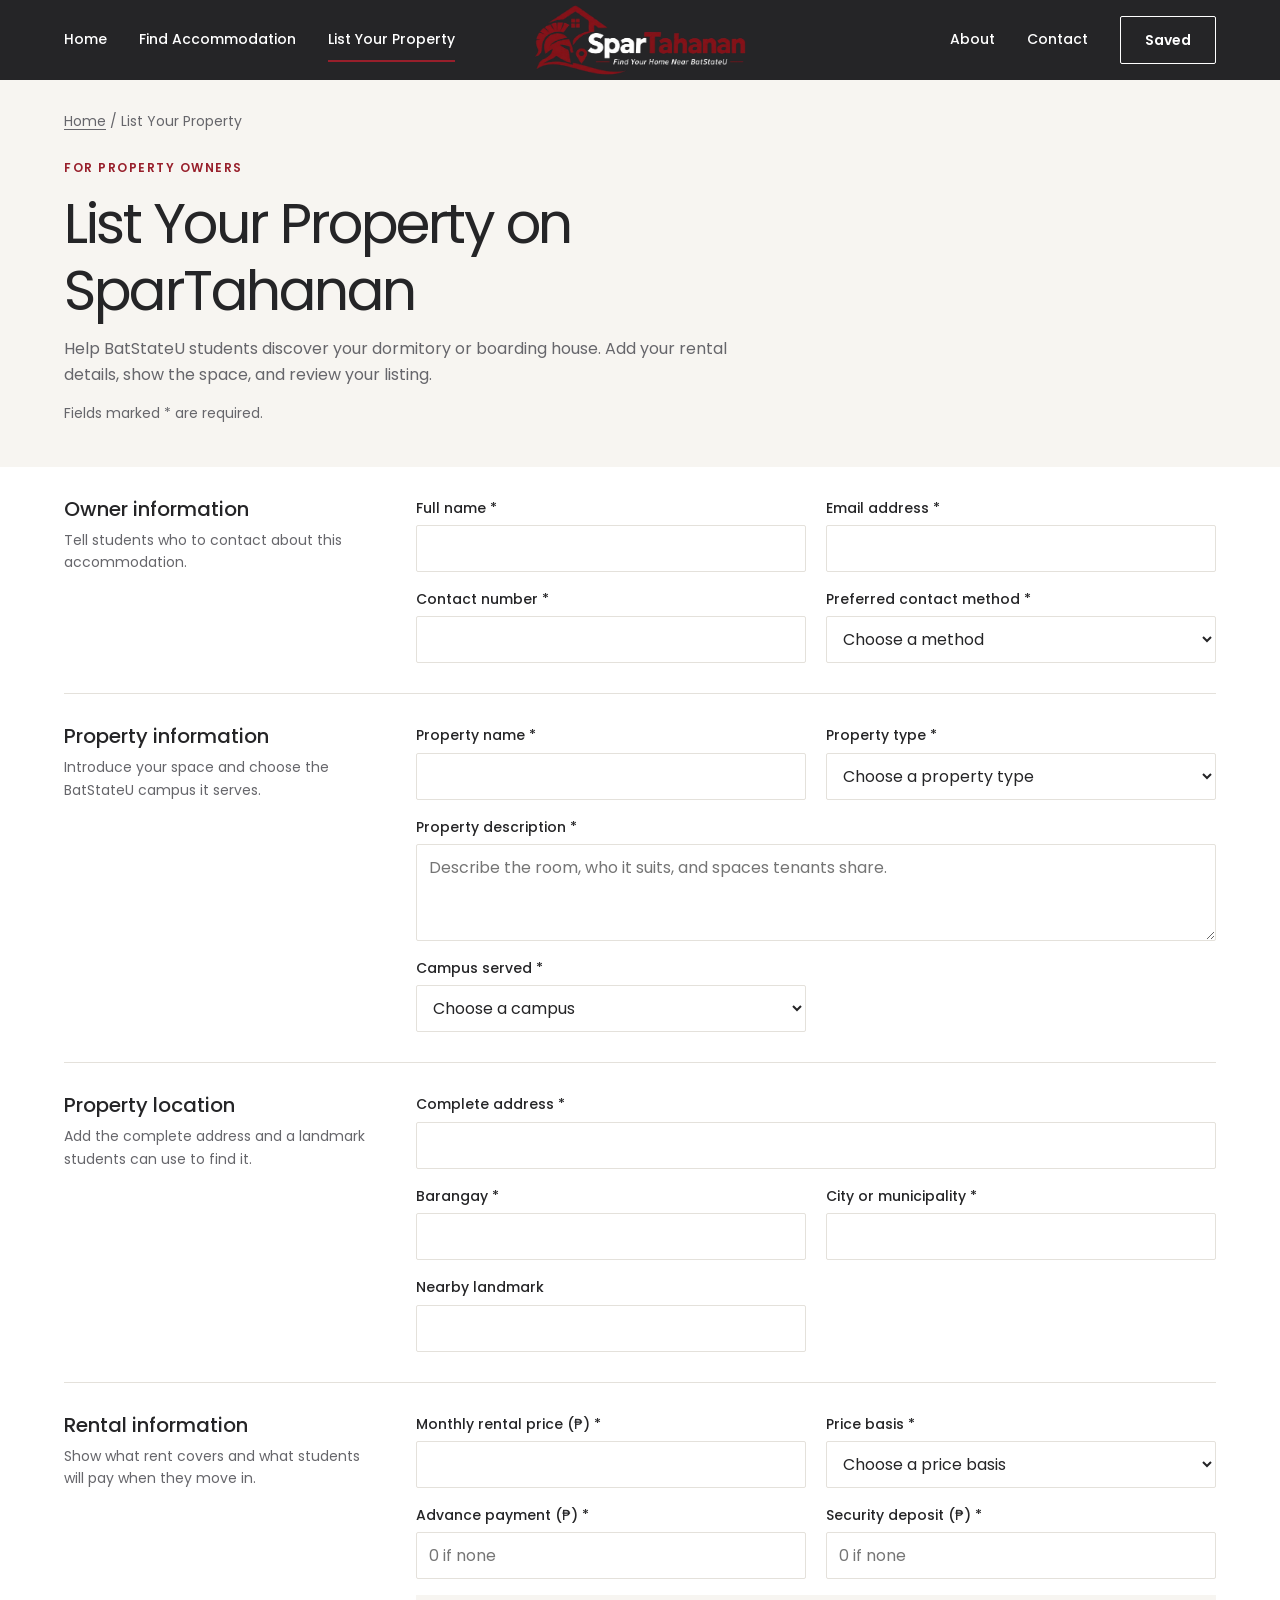
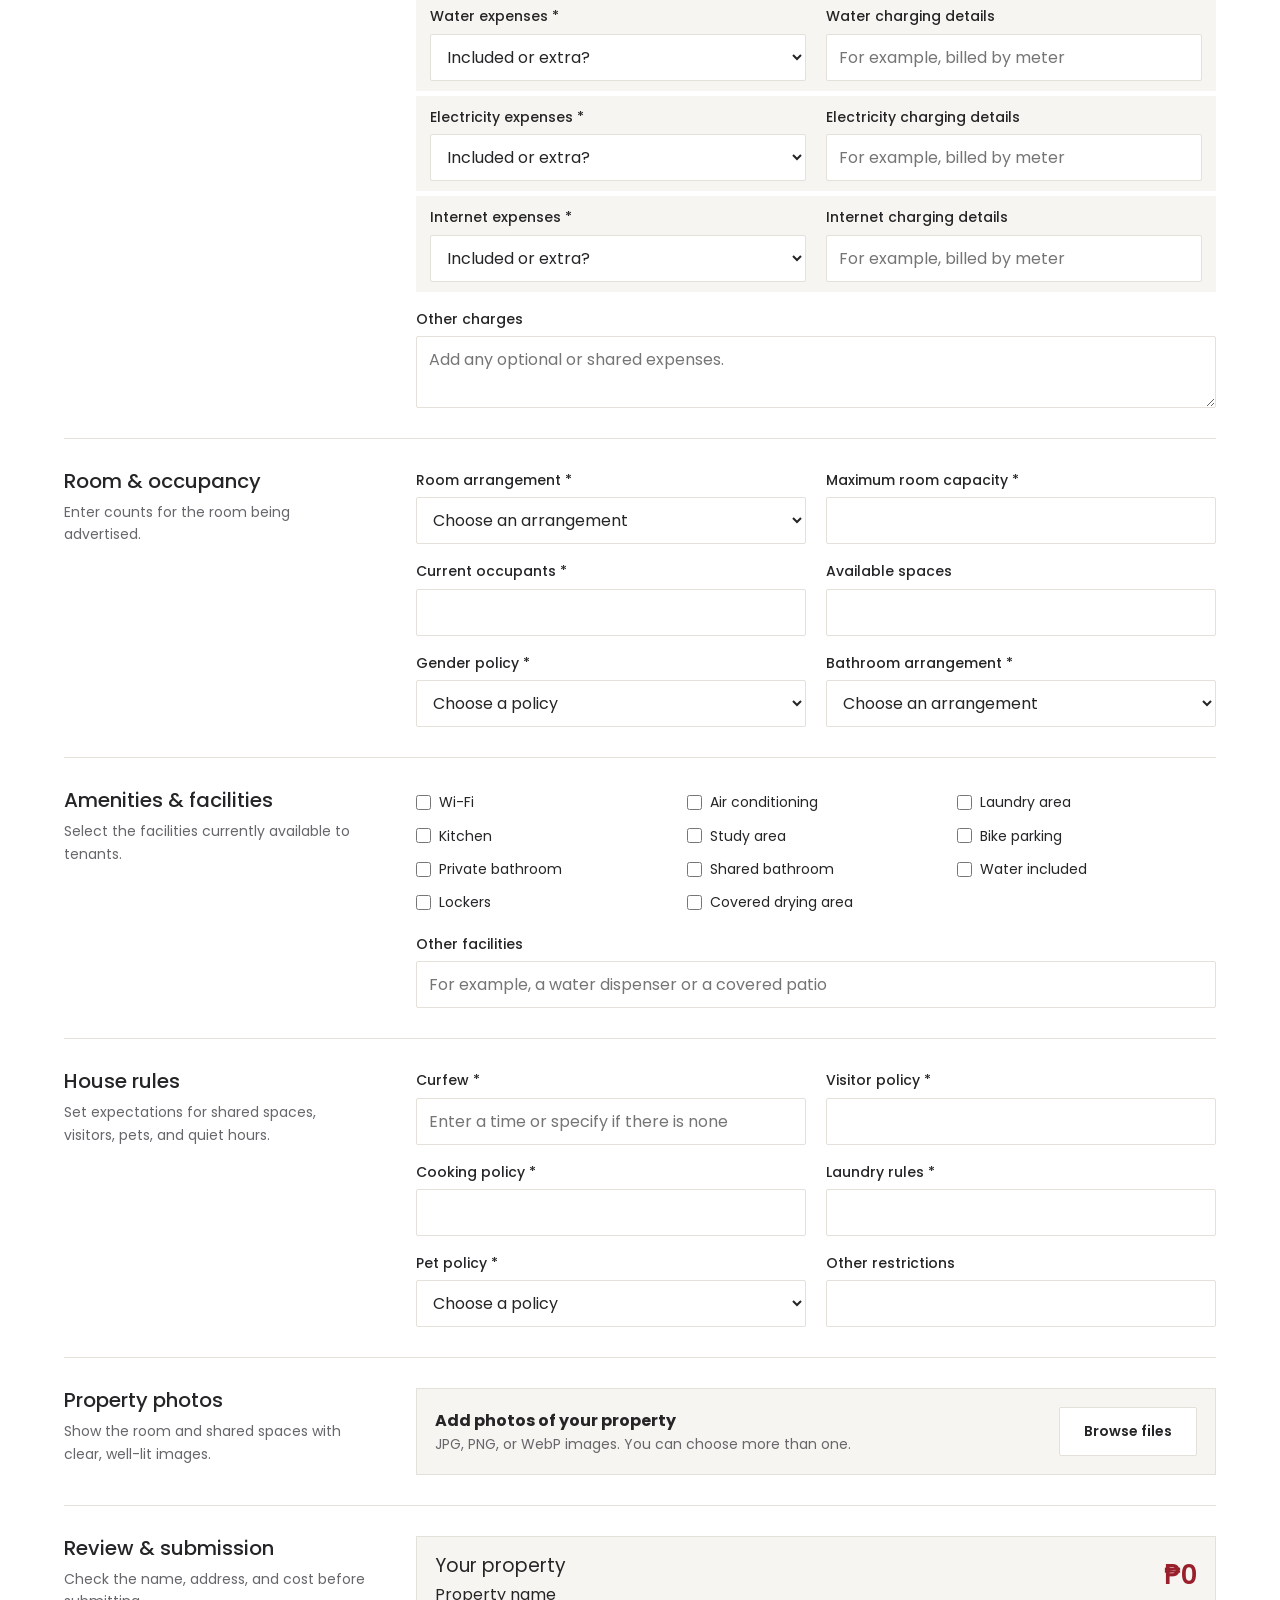
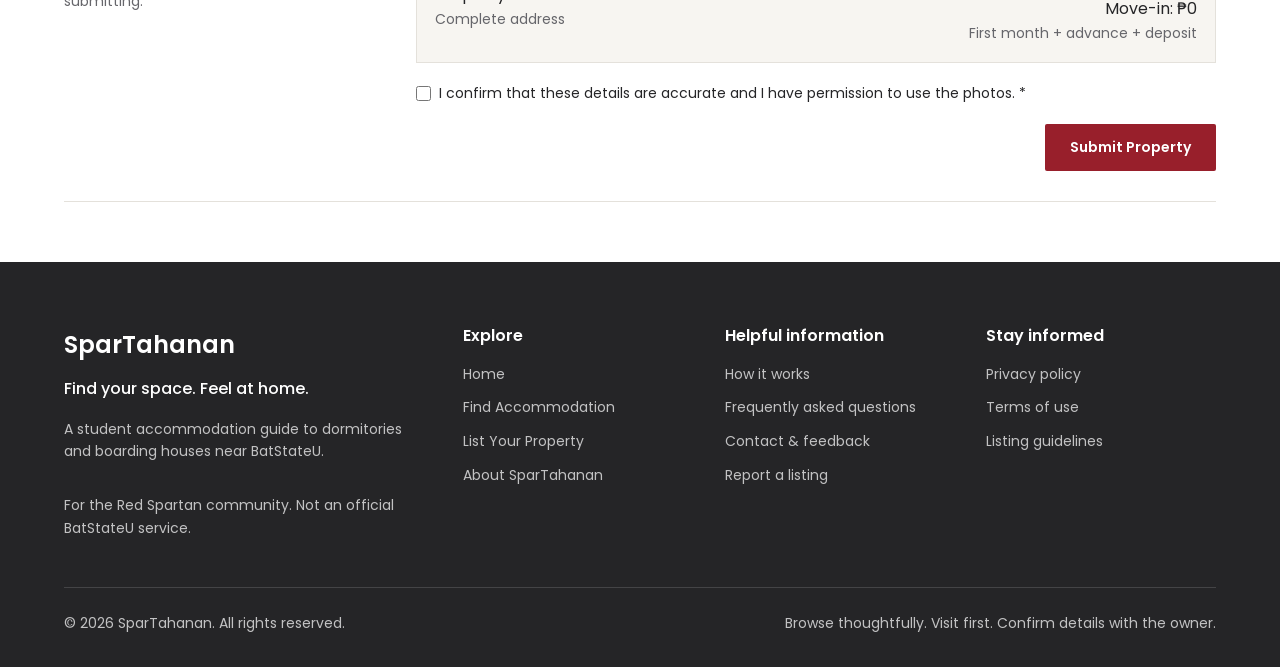
<file: list-property/list-property.html>
<!DOCTYPE html>
<html lang="en">
  <head>
    <meta charset="utf-8">
    <title>List Your Property | SparTahanan</title>

    <!-- Poppins font from Google Fonts -->
    <link rel="preconnect" href="https://fonts.googleapis.com">
    <link rel="preconnect" href="https://fonts.gstatic.com" crossorigin>
    <link rel="stylesheet" href="https://fonts.googleapis.com/css2?family=Poppins:wght@400;500;600&amp;display=swap">

    <link rel="stylesheet" href="../shared/shared.css">
    <link rel="stylesheet" href="list-property.css">
  </head>
  <body>
    <header class="header">
      <nav class="nav container">
        <ul class="nav-links">
          <li><a class="nav-link" href="../index.html">Home</a></li>
          <li><a class="nav-link" href="../accommodations/accommodations.html">Find Accommodation</a></li>
          <li><a class="nav-link active" href="list-property.html">List Your Property</a></li>
        </ul>

        <a href="../index.html">
          <img class="brand-logo" src="../assets/logo/logo-white.png" alt="SparTahanan home">
        </a>

        <ul class="nav-links nav-links-right">
          <li><a class="nav-link" href="../about/about.html">About</a></li>
          <li><a class="nav-link" href="../about/about.html#contact">Contact</a></li>
          <li><a class="btn btn-outline-light" href="../accommodations/accommodations.html">Saved</a></li>
        </ul>
      </nav>
    </header>
    <main>
      <section class="page-intro">
        <div class="container">
          <p class="breadcrumb"><a href="../index.html">Home</a> / List Your Property</p>
          <p class="small-header">For property owners</p>
          <h1>List Your Property on SparTahanan</h1>
          <p class="section-text">Help BatStateU students discover your dormitory or boarding house. Add your rental details, show the space, and review your listing.</p>
          <p class="meta required-note">Fields marked * are required.</p>
        </div>
      </section>
      <form class="container submission-form">
        <section class="form-section">
          <div>
            <h2>Owner information</h2>
            <p class="meta">Tell students who to contact about this accommodation.</p>
          </div>
          <div class="field-grid">
            <label class="field-label">Full name *<input autocomplete="name"></label>
            <label class="field-label">Email address *<input type="email" autocomplete="email"></label>
            <label class="field-label">Contact number *<input type="tel" autocomplete="tel"></label>
            <label class="field-label">Preferred contact method *
              <select>
                <option>Choose a method</option>
                <option>SMS</option>
                <option>Phone call</option>
                <option>Email</option>
              </select>
            </label>
          </div>
        </section>
        <section class="form-section">
          <div>
            <h2>Property information</h2>
            <p class="meta">Introduce your space and choose the BatStateU campus it serves.</p>
          </div>
          <div class="field-grid">
            <label class="field-label">Property name *<input></label>
            <label class="field-label">Property type *
              <select>
                <option>Choose a property type</option>
                <option>Dormitory</option>
                <option>Boarding House</option>
              </select>
            </label>
            <label class="span-all field-label">Property description *<textarea rows="3" placeholder="Describe the room, who it suits, and spaces tenants share."></textarea></label>
            <label class="field-label">Campus served *
              <select>
                <option>Choose a campus</option>
                <option>Alangilan</option>
                <option>Pablo Borbon</option>
                <option>Lipa</option>
                <option>ARASOF-Nasugbu</option>
                <option>JPLPC-Malvar</option>
                <option>Lima</option>
                <option>Balayan</option>
                <option>Lemery</option>
                <option>Rosario</option>
                <option>San Juan</option>
                <option>Mabini</option>
                <option>Lobo</option>
              </select>
            </label>
          </div>
        </section>
        <section class="form-section">
          <div>
            <h2>Property location</h2>
            <p class="meta">Add the complete address and a landmark students can use to find it.</p>
          </div>
          <div class="field-grid">
            <label class="span-all field-label">Complete address *<input autocomplete="street-address"></label>
            <label class="field-label">Barangay *<input></label>
            <label class="field-label">City or municipality *<input autocomplete="address-level2"></label>
            <label class="field-label">Nearby landmark<input></label>
          </div>
        </section>
        <section class="form-section">
          <div>
            <h2>Rental information</h2>
            <p class="meta">Show what rent covers and what students will pay when they move in.</p>
          </div>
          <div class="field-grid">
            <label class="field-label">Monthly rental price (₱) *<input type="number" min="1"></label>
            <label class="field-label">Price basis *
              <select>
                <option>Choose a price basis</option>
                <option>Per bedspace</option>
                <option>Per person</option>
                <option>Per room</option>
              </select>
            </label>
            <label class="field-label">Advance payment (₱) *<input type="number" min="0" placeholder="0 if none"></label>
            <label class="field-label">Security deposit (₱) *<input type="number" min="0" placeholder="0 if none"></label>
            <div class="span-all expenses">
              <div class="field-grid expense-row">
                <label class="field-label">Water expenses *
                  <select>
                    <option>Included or extra?</option>
                    <option>Included in rent</option>
                    <option>Separate charge</option>
                    <option>Unavailable</option>
                  </select>
                </label>
                <label class="field-label">Water charging details<input placeholder="For example, billed by meter"></label>
              </div>
              <div class="field-grid expense-row">
                <label class="field-label">Electricity expenses *
                  <select>
                    <option>Included or extra?</option>
                    <option>Included in rent</option>
                    <option>Separate charge</option>
                    <option>Unavailable</option>
                  </select>
                </label>
                <label class="field-label">Electricity charging details<input placeholder="For example, billed by meter"></label>
              </div>
              <div class="field-grid expense-row">
                <label class="field-label">Internet expenses *
                  <select>
                    <option>Included or extra?</option>
                    <option>Included in rent</option>
                    <option>Separate charge</option>
                    <option>Unavailable</option>
                  </select>
                </label>
                <label class="field-label">Internet charging details<input placeholder="For example, billed by meter"></label>
              </div>
            </div>
            <label class="span-all field-label">Other charges<textarea rows="2" placeholder="Add any optional or shared expenses."></textarea></label>
          </div>
        </section>
        <section class="form-section">
          <div>
            <h2>Room &amp; occupancy</h2>
            <p class="meta">Enter counts for the room being advertised.</p>
          </div>
          <div class="field-grid">
            <label class="field-label">Room arrangement *
              <select>
                <option>Choose an arrangement</option>
                <option>Private room</option>
                <option>Double occupancy</option>
                <option>Shared room</option>
                <option>Bedspace</option>
              </select>
            </label>
            <label class="field-label">Maximum room capacity *<input type="number" min="1"></label>
            <label class="field-label">Current occupants *<input type="number" min="0"></label>
            <label class="field-label">Available spaces<input type="number" min="0"></label>
            <label class="field-label">Gender policy *
              <select>
                <option>Choose a policy</option>
                <option>Female only</option>
                <option>Male only</option>
                <option>Co-ed</option>
              </select>
            </label>
            <label class="field-label">Bathroom arrangement *
              <select>
                <option>Choose an arrangement</option>
                <option>Private</option>
                <option>Shared</option>
              </select>
            </label>
          </div>
        </section>
        <section class="form-section">
          <div>
            <h2>Amenities &amp; facilities</h2>
            <p class="meta">Select the facilities currently available to tenants.</p>
          </div>
          <div class="field-grid">
            <div class="span-all amenity-checks">
              <label class="check-line"><input type="checkbox"> Wi-Fi</label>
              <label class="check-line"><input type="checkbox"> Air conditioning</label>
              <label class="check-line"><input type="checkbox"> Laundry area</label>
              <label class="check-line"><input type="checkbox"> Kitchen</label>
              <label class="check-line"><input type="checkbox"> Study area</label>
              <label class="check-line"><input type="checkbox"> Bike parking</label>
              <label class="check-line"><input type="checkbox"> Private bathroom</label>
              <label class="check-line"><input type="checkbox"> Shared bathroom</label>
              <label class="check-line"><input type="checkbox"> Water included</label>
              <label class="check-line"><input type="checkbox"> Lockers</label>
              <label class="check-line"><input type="checkbox"> Covered drying area</label>
            </div>
            <label class="span-all field-label">Other facilities<input placeholder="For example, a water dispenser or a covered patio"></label>
          </div>
        </section>
        <section class="form-section">
          <div>
            <h2>House rules</h2>
            <p class="meta">Set expectations for shared spaces, visitors, pets, and quiet hours.</p>
          </div>
          <div class="field-grid">
            <label class="field-label">Curfew *<input placeholder="Enter a time or specify if there is none"></label>
            <label class="field-label">Visitor policy *<input></label>
            <label class="field-label">Cooking policy *<input></label>
            <label class="field-label">Laundry rules *<input></label>
            <label class="field-label">Pet policy *
              <select>
                <option>Choose a policy</option>
                <option>Allowed</option>
                <option>With approval</option>
                <option>Not allowed</option>
              </select>
            </label>
            <label class="field-label">Other restrictions<input></label>
          </div>
        </section>
        <section class="form-section">
          <div>
            <h2>Property photos</h2>
            <p class="meta">Show the room and shared spaces with clear, well-lit images.</p>
          </div>
          <div class="field-grid">
            <div class="span-all photo-box">
              <div>
                <strong>Add photos of your property</strong>
                <p class="meta">JPG, PNG, or WebP images. You can choose more than one.</p>
              </div>
              <input class="photo-input" id="photo-input" type="file" accept="image/jpeg,image/png,image/webp" multiple>
              <label class="btn btn-soft" for="photo-input">Browse files</label>
            </div>
          </div>
        </section>
        <section class="form-section">
          <div>
            <h2>Review &amp; submission</h2>
            <p class="meta">Check the name, address, and cost before submitting.</p>
          </div>
          <div class="field-grid">
            <div class="span-all review-box">
              <div>
                <h3>Your property</h3>
                <p>Property name</p>
                <p class="meta">Complete address</p>
              </div>
              <div class="preview-cost">
                <p class="rent-amount">₱0</p>
                <p>Move-in: ₱0</p>
                <p class="meta">First month + advance + deposit</p>
              </div>
            </div>
            <label class="span-all check-line"><input type="checkbox"> I confirm that these details are accurate and I have permission to use the photos. *</label>
            <div class="span-all form-actions">
              <button class="btn btn-red" type="button">Submit Property</button>
            </div>
          </div>
        </section>
      </form>
    </main>
    <footer class="site-footer">
      <div class="container footer-grid">
        <div>
          <p class="footer-name">SparTahanan</p>
          <p class="footer-tagline">Find your space. Feel at home.</p>
          <p class="footer-text">A student accommodation guide to dormitories and boarding houses near BatStateU.</p>
          <p class="footer-text footer-disclaimer">For the Red Spartan community. Not an official BatStateU service.</p>
        </div>

        <div>
          <h2 class="footer-heading">Explore</h2>
          <ul class="footer-links">
            <li><a href="../index.html">Home</a></li>
            <li><a href="../accommodations/accommodations.html">Find Accommodation</a></li>
            <li><a href="list-property.html">List Your Property</a></li>
            <li><a href="../about/about.html">About SparTahanan</a></li>
          </ul>
        </div>

        <div>
          <h2 class="footer-heading">Helpful information</h2>
          <ul class="footer-links">
            <li><a href="../about/about.html#how-it-works">How it works</a></li>
            <li><a href="../about/about.html#faq">Frequently asked questions</a></li>
            <li><a href="../about/about.html#contact">Contact &amp; feedback</a></li>
            <li><a href="../about/about.html#report">Report a listing</a></li>
          </ul>
        </div>

        <div>
          <h2 class="footer-heading">Stay informed</h2>
          <ul class="footer-links">
            <li><a href="../about/about.html#privacy">Privacy policy</a></li>
            <li><a href="../about/about.html#terms">Terms of use</a></li>
            <li><a href="../about/about.html#listing-guidelines">Listing guidelines</a></li>
          </ul>
        </div>
      </div>

      <div class="container">
        <div class="footer-bottom">
          <p>© 2026 SparTahanan. All rights reserved.</p>
          <p>Browse thoughtfully. Visit first. Confirm details with the owner.</p>
        </div>
      </div>
    </footer>
  </body>
</html>
</file>
<file: styles.css>
/* COLORS AND FONT */
:root {
  --red: #981F2B;             /* buttons, links, accents */
  --red-dark: #811220;        /* button hover */
  --charcoal: #252527;        /* navbar, footer, main text */
  --blush: #F4E8E7;           /* light pink panels */
  --off-white: #F7F5F1;       /* light section backgrounds */
  --gray: #66666B;            /* secondary text on light backgrounds */
  --white: #FFFFFF;
  --light-gray-text: #C2C2C3; /* secondary text on dark backgrounds */
  --border-gray: #85827D;     /* dotted lines, card hover border */
  --line: #E4E1DB;            /* thin lines, photo placeholders */

  --font: "Poppins", Arial, sans-serif;
}


* {
  margin: 0;
  padding: 0;
  box-sizing: border-box;
}

body {
  font-family: var(--font);
  line-height: 1.6;
  color: var(--charcoal);
}

h1, h2, h3 {
  font-weight: 400;
  line-height: 1.2;
}

ul, ol {
  list-style: none;
}

a {
  color: inherit;
}


/* Centers page content and adds space on the sides */
.container {
  max-width: 1440px;
  margin: 0 auto;
  padding: 0 64px;
}


/* TEXTS */

/* Small red uppercase label above a heading */
.small-header {
  margin-bottom: 16px;
  font-size: 12px;
  font-weight: 600;
  letter-spacing: 1.5px;
  text-transform: uppercase;
  color: var(--red);
}

.small-header-light {
  color: var(--off-white);
}

.small-header-pink {
  color: #F0B9B3;
}

.section-title {
  font-size: 36px;
}

.section-text {
  margin-top: 12px;
  color: var(--gray);
}


/* SECTIONS */
.section {
  padding: 96px 0;
}

/* Off-white background */
.section-tint {
  background: var(--off-white);
}

/* Heading on the left, link on the right */
.section-header {
  display: flex;
  justify-content: space-between;
  align-items: flex-end;
  gap: 32px;
  margin-bottom: 48px;
}


/* BUTTONS AND LINKS */
.btn {
  display: inline-block;
  padding: 12px 24px;
  border: 1px solid transparent;
  border-radius: 2px;
  font-size: 14px;
  font-weight: 600;
  text-decoration: none;
}

.btn-small {
  padding: 10px 18px;
}

.btn-large {
  padding: 16px 32px;
}

/* Red button */
.btn-red {
  background: var(--red);
  color: var(--white);
}

.btn-red:hover {
  background: var(--red-dark);
}

/* White outline button (Saved, About us) */
.btn-outline-light {
  border-color: var(--white);
  color: var(--white);
  transition: background-color 0.2s;
}

.btn-outline-light:hover {
  background: rgba(255, 255, 255, 0.1);
}

/* Red text link */
.link-red {
  font-size: 14px;
  font-weight: 600;
  color: var(--red);
  text-decoration: none;
}

.link-red:hover {
  text-decoration: underline;
}


/* NAVBAR */
.header-overlay {
  position: fixed;
  top: 0;
  left: 0;
  right: 0;
  z-index: 10;
  animation: darken linear both;
  animation-timeline: scroll(); /* follows the page scroll */
  animation-range: 0px 80px;
}

/* Navbar turns dark when scrolled */
@keyframes darken {
  to {
    background: var(--charcoal);
    box-shadow: 0 2px 10px rgba(0, 0, 0, 0.25);
  }
}

/* Three columns */
.nav {
  display: grid;
  grid-template-columns: 1fr auto 1fr;
  align-items: center;
  gap: 32px;
  height: 80px;
  border-bottom: 1px solid rgba(255, 255, 255, 0.22);
  animation: hide-line linear both;
  animation-timeline: scroll();
  animation-range: 0px 80px;
}

/* Hides the line under the navbar */
@keyframes hide-line {
  to {
    border-bottom-color: transparent;
  }
}

.nav-links {
  display: flex;
  align-items: center;
  gap: 32px;
}

.nav-links-right {
  justify-content: flex-end;
}

.nav-link {
  display: inline-block;
  padding: 10px 0;
  border-bottom: 2px solid transparent;
  font-size: 14px;
  font-weight: 500;
  color: var(--white);
  text-decoration: none;
  transition: border-color 0.2s;
}

.nav-link:hover {
  border-bottom-color: var(--light-gray-text);
}

/* Current page line */
.nav-link.active {
  border-bottom-color: var(--red);
}

.brand-logo {
  display: block;
  width: 230px;
  height: 72px;
  object-fit: cover;
  object-position: center 43%;
}


/* FOOTER */
.site-footer {
  padding: 64px 0 32px;
  background: var(--charcoal);
  color: var(--white);
}

/* Four columns */
.footer-grid {
  display: grid;
  grid-template-columns: 1.6fr 1fr 1fr 1fr;
  gap: 32px;
}

.footer-name {
  font-size: 24px;
  font-weight: 600;
}

.footer-tagline {
  margin-top: 12px;
  font-weight: 500;
}

.footer-text {
  max-width: 360px;
  margin-top: 16px;
  font-size: 14px;
  color: var(--light-gray-text);
}

.footer-disclaimer {
  margin-top: 32px;
}

.footer-heading {
  margin-bottom: 16px;
  font-size: 16px;
  font-weight: 600;
}

.footer-links li {
  margin-bottom: 8px;
}

.footer-links a {
  font-size: 14px;
  color: var(--light-gray-text);
  text-decoration: none;
}

.footer-links a:hover {
  color: var(--white);
  text-decoration: underline;
}

.footer-bottom {
  display: flex;
  justify-content: space-between;
  margin-top: 48px;
  padding-top: 24px;
  border-top: 1px solid rgba(255, 255, 255, 0.14);
  font-size: 14px;
  color: var(--light-gray-text);
}


/* LISTING CARDS */
.card-grid {
  display: grid;
  grid-template-columns: repeat(3, 1fr);
  gap: 48px 32px;
}

.listing-card {
  display: flex;
  flex-direction: column;
}

/* Photo area */
.card-photo {
  position: relative;
  aspect-ratio: 16 / 10;
  background: var(--line);
}

/* Room photo */
.room-photo {
  position: absolute;
  top: 0;
  left: 0;
  width: 100%;
  height: 100%;
  object-fit: cover;
}

/* Heart button */
.save-btn {
  position: absolute;
  top: 8px;
  right: 8px;
  display: flex;
  align-items: center;
  justify-content: center;
  width: 40px;
  height: 40px;
  border: 0;
  border-radius: 2px;
  background: var(--white);
  cursor: pointer;
}

.save-btn:hover {
  background: var(--blush);
}

/* Heart icon */
.heart-icon {
  display: block;
  width: 20px;
  height: 20px;
}

/* Same height, so the View Details buttons line up */
.card-body {
  flex: 1;
  padding-top: 16px;
}

.availability {
  font-size: 12px;
  font-weight: 500;
  color: var(--red);
}

.card-title {
  margin-top: 4px;
  font-size: 20px;
  font-weight: 500;
  line-height: 1.3;
}

.card-text {
  margin-top: 2px;
  font-size: 14px;
  color: var(--gray);
}

.card-price {
  margin-top: 12px;
  font-size: 14px;
  color: var(--gray);
}

.price {
  margin-right: 8px;
  font-size: 24px;
  font-weight: 600;
  color: var(--red);
}

.card-distance {
  margin-top: 8px;
  font-size: 14px;
  font-weight: 600;
}

/* View Details on the right */
.card-actions {
  display: flex;
  justify-content: flex-end;
  margin-top: 16px;
  padding-top: 8px;
  border-top: 1px dotted var(--border-gray);
}


/* HERO */
.hero {
  position: relative;
  display: flex;
  flex-direction: column;
  min-height: 760px;
  background: #454547;
  color: var(--white);
}

/* Video and dark layer fill the hero */
.hero-video,
.hero-overlay {
  position: absolute;
  top: 0;
  left: 0;
  width: 100%;
  height: 100%;
}

/* Crops instead of stretching */
.hero-video {
  object-fit: cover;
}

/* Makes the text readable */
.hero-overlay {
  background: rgba(20, 20, 22, 0.55);
}

/* Text above the video */
.hero-content {
  position: relative;
  display: flex;
  flex-direction: column;
  flex: 1;
  width: 100%;
  padding-top: 160px; /* 80px navbar + 80px space */
  padding-bottom: 32px;
}

.hero-title {
  font-size: 64px;
  line-height: 1.1;
}

.hero-tagline {
  margin-top: 24px;
  font-weight: 600;
}

.hero-text {
  max-width: 480px;
  margin-top: 8px;
  color: var(--off-white);
}

.hero-buttons {
  display: flex;
  gap: 16px;
  margin-top: 48px;
}

/* Wider hero buttons */
.btn-hero {
  min-width: 216px;
  text-align: center;
}

/* See-through red */
.btn-hero-red {
  background: rgba(152, 31, 43, 0.88);
  color: var(--white);
}

.btn-hero-red:hover {
  background: rgba(129, 18, 32, 0.95);
}

/* Popular links */
.hero-popular {
  margin-top: 32px;
  font-size: 14px;
}

.hero-popular-label {
  margin-right: 8px;
  color: var(--light-gray-text);
}

.hero-popular a {
  display: inline-block;
  padding: 12px 0;
  color: var(--white);
  text-decoration-color: rgba(255, 255, 255, 0.4);
  text-underline-offset: 4px;
}

.hero-popular a:hover {
  text-decoration-color: var(--white);
}

.dot {
  margin: 0 4px;
  color: var(--light-gray-text);
}

/* Pushed to the bottom */
.hero-values {
  margin-top: auto;
  padding-top: 48px;
  font-size: 14px;
  color: var(--off-white);
}

.slash {
  margin: 0 8px;
  color: var(--light-gray-text);
}


/* CAMPUSES */
.campuses-title {
  font-size: 48px;
  font-weight: 600;
  line-height: 1.1;
  white-space: nowrap; /* one line */
}

/* Group heading */
.group-label {
  display: flex;
  align-items: center;
  gap: 16px;
  margin-bottom: 20px;
}

.group-title {
  font-size: 14px;
  font-weight: 600;
  letter-spacing: 1px;
  text-transform: uppercase;
}

.group-note {
  font-size: 14px;
  color: var(--gray);
}

/* Line between title and note */
.group-line {
  flex: 1;
  height: 1px;
  background: var(--line);
}

/* Campus cards */
.featured-campus,
.campus-card {
  border: 1px solid var(--line);
  border-radius: 4px;
  background: var(--white);
  box-shadow: 0 2px 6px rgba(37, 37, 39, 0.06);
  color: var(--charcoal);
  text-decoration: none;
}

/* Campus card hover */
.featured-campus:hover,
.campus-card:hover {
  border-color: var(--border-gray);
}

.featured-campus:hover .featured-campus-name,
.campus-card:hover .campus-name,
.campus-card:hover .campus-count {
  color: var(--red);
}

/* Featured campuses */
.featured-campuses {
  display: grid;
  grid-template-columns: repeat(2, 1fr);
  gap: 24px;
  margin-bottom: 56px;
}

.featured-campus {
  display: flex;
  flex-direction: column;
  overflow: hidden;
}

.featured-campus-photo {
  display: block;
  width: 100%;
  height: 260px;
  object-fit: cover;
}

.featured-campus-body {
  display: flex;
  flex-direction: column;
  gap: 4px;
  padding: 20px 24px 22px;
}

.featured-campus-name {
  display: flex;
  align-items: center;
  gap: 12px;
  font-size: 28px;
  font-weight: 600;
  line-height: 1.3;
}

/* Listing count */
.count-pill {
  padding: 2px 12px;
  border-radius: 999px;
  background: var(--blush);
  font-size: 14px;
  font-weight: 400;
}

.featured-campus-area {
  font-size: 15px;
  color: var(--gray);
}

.featured-campus-link {
  margin-top: 8px;
  font-size: 15px;
  font-weight: 600;
  color: var(--red);
}

.featured-campus:hover .featured-campus-link {
  text-decoration: underline;
}

/* Other campuses */
.campus-grid {
  display: grid;
  grid-template-columns: repeat(2, 1fr);
  gap: 16px 24px;
}

/* Photo, name, count */
.campus-card {
  display: flex;
  align-items: center;
  gap: 20px;
  padding: 10px 24px 10px 10px;
}

.campus-thumb {
  flex-shrink: 0;
  width: 150px;
  height: 90px;
  border-radius: 2px;
  object-fit: cover;
}

/* Pushes the count to the right */
.campus-info {
  flex: 1;
}

.campus-place {
  display: block;
  font-size: 12px;
  font-weight: 600;
  letter-spacing: 1px;
  text-transform: uppercase;
  color: var(--red);
}

.campus-name {
  display: block;
  font-size: 22px;
  font-weight: 600;
  line-height: 1.3;
}

.campus-count {
  font-size: 14px;
  color: var(--gray);
  white-space: nowrap;
}


/* HOW IT WORKS */
.how-section {
  padding: 104px 0;
  background-image: linear-gradient(rgba(30, 30, 32, 0.84), rgba(30, 30, 32, 0.84)), url("assets/batstateu-bg.jpg");
  background-size: cover;
  background-position: center 70%;
  color: var(--white);
}

.how-header {
  margin-bottom: 72px;
}

.how-title {
  font-size: 40px;
}

.how-text {
  margin-top: 12px;
  color: var(--light-gray-text);
}

/* Three steps in a row */
.steps {
  display: grid;
  grid-template-columns: repeat(3, 1fr);
  gap: 48px;
}

.step {
  position: relative;
}

/* Line to the next step */
.step-line {
  position: absolute;
  top: 22px;
  left: 60px;
  right: -32px;
  height: 1px;
  background: rgba(255, 255, 255, 0.35);
}

/* Step circle */
.step-number {
  display: flex;
  align-items: center;
  justify-content: center;
  width: 44px;
  height: 44px;
  border-radius: 50%;
  background: var(--red);
  font-size: 18px;
  font-weight: 600;
}

.step-title {
  margin-top: 28px;
  font-size: 22px;
  font-weight: 500;
  line-height: 1.4;
}

.step-text {
  max-width: 340px;
  margin-top: 10px;
  font-size: 15px;
  color: var(--off-white);
}


/* LIST YOUR PROPERTY */
.owner-cta {
  padding: 96px 0;
}

.owner-cta-box {
  display: flex;
  justify-content: space-between;
  align-items: center;
  gap: 48px;
  padding: 56px 64px;
  border-radius: 4px;
  background: var(--blush);
}

.owner-cta-text {
  margin-top: 12px;
}
</file>
<file: shared/shared.css>
/* COLORS */

:root {
  --red: #981F2B;             /* buttons, links at accent */
  --red-dark: #811220;        /* kapag naka-hover ang button */
  --charcoal: #252527;        /* navbar, footer at main text */
  --blush: #F4E8E7;           /* light pink */
  --off-white: #F7F5F1;       /* light na background */
  --gray: #66666B;            /* text na hindi gaanong importante */
  --white: #FFFFFF;
  --light-gray-text: #C2C2C3; /* text sa dark na background */
  --line: #E4E1DB;            /* maninipis na line at border */

  --font: "Poppins", Arial, sans-serif;
}


* {
  margin: 0;
  padding: 0;
  box-sizing: border-box;
}


body {
  font-family: var(--font);
  line-height: 1.6;
  color: var(--charcoal);
}

/* Not bold headings (bold kasi sila by default) */
h1, h2, h3 {
  font-weight: 400;
  line-height: 1.2;
}

ul, ol {
  list-style: none;
}

a {
  color: inherit;
}

/* Para Poppins din ang font nila */
button, input, select, textarea {
  font-family: inherit;
}

.container {
  max-width: 1440px;
  margin: 0 auto;
  padding: 0 64px;
}


/* TEXTS */

/* Maliit na red text sa taas ng heading */
.small-header {
  margin-bottom: 16px;
  font-size: 12px;
  font-weight: 600;
  letter-spacing: 1.5px;
  text-transform: uppercase;
  color: var(--red);
}

/* Gray na text sa ilalim ng heading. Hanggang 703px lang */
.section-text {
  max-width: 703px;
  margin-top: 12px;
  color: var(--gray);
}

/* Maliit na gray text */
.meta {
  font-size: 14px;
  color: var(--gray);
}

.rent-amount {
  font-size: 26px;
  font-weight: 600;
  color: var(--red);
}


/* BUTTONS */

/* Base design all btns */
.btn {
  display: inline-block;
  padding: 12px 24px;
  border: 1px solid transparent;
  border-radius: 2px;
  font-size: 14px;
  font-weight: 600;
  text-decoration: none;
  cursor: pointer;
}

/* Red button */
.btn-red {
  background: var(--red);
  color: var(--white);
}

/* Mas dark na red kapag hover mouse */
.btn-red:hover {
  background: var(--red-dark);
}

/* White outline lang, walang laman ang gitna (Saved, About us) */
.btn-outline-light {
  border-color: var(--white);
  color: var(--white);
  transition: background-color 0.2s;
}

/* Konting white kapag hover mouse */
.btn-outline-light:hover {
  background: rgba(255, 255, 255, 0.1);
}

/* White button na may soft border */
.btn-soft {
  border-color: var(--line);
  background: var(--white);
  color: var(--charcoal);
}

/* Nagiging pink kapag hover mouse */
.btn-soft:hover {
  border-color: var(--red);
  background: var(--blush);
  color: var(--red);
}


/* NAVBAR */

/* sticky = naiiwan sa taas kahit mag-scroll */
.header {
  position: sticky;
  top: 0;
  z-index: 10;
  background: var(--charcoal);
}

/* 3 columns: links, logo, links */
.nav {
  display: grid;
  grid-template-columns: 1fr auto 1fr;
  align-items: center;
  gap: 32px;
  height: 80px;
}

.nav-links {
  display: flex;
  align-items: center;
  gap: 32px;
}

.nav-links-right {
  justify-content: flex-end;
}

/* Transparent muna ang border para change kapag hover */
.nav-link {
  display: inline-block;
  padding: 10px 0;
  border-bottom: 2px solid transparent;
  font-size: 14px;
  font-weight: 500;
  color: var(--white);
  text-decoration: none;
  transition: border-color 0.2s;
}

/* May gray line kapag hover mouse */
.nav-link:hover {
  border-bottom-color: var(--light-gray-text);
}

/* Red line sa page */
.nav-link.active {
  border-bottom-color: var(--red);
}

/* Logo. cover = crop ang sobrang space ng pic */
.brand-logo {
  display: block;
  width: 230px;
  height: 72px;
  object-fit: cover;
  object-position: center 43%;
}


/* PAGE INTRO */

/* Off-white na part sa taas */
.page-intro {
  padding: 30px 0 42px;
  background: var(--off-white);
}

.page-intro .small-header {
  margin-bottom: 12px;
}

/* Home / name page */
.breadcrumb {
  margin-bottom: 26px;
  font-size: 14px;
  color: var(--gray);
}

/* Konting space sa pagitan ng text at underline */
.breadcrumb a {
  text-underline-offset: 3px;
}

.page-intro h1 {
  max-width: 774px;
  font-size: 56px;
  letter-spacing: -2.5px;
}


/* FORMS */

/* Dalawang field na magkatabi */
.field-grid {
  display: grid;
  grid-template-columns: repeat(2, 1fr);
  gap: 16px 20px;
}

/* Sakop buong row */
.span-all {
  grid-column: 1 / -1;
}

/* Label sa taas, input sa baba */
.field-label {
  display: grid;
  gap: 6px;
  font-size: 14px;
  font-weight: 500;
}

/* Select, input, textarea default nila */
input, select, textarea {
  width: 100%;
  padding: 10px 12px;
  border: 1px solid var(--line);
  border-radius: 2px;
  background: var(--white);
  color: var(--charcoal);
  font-size: 16px;
}

select {
  padding-right: 24px;
}

/* Pwedeng habaan pababa lang */
textarea {
  resize: vertical;
}

/* Checkbox and label na magkatabi */
.check-line {
  display: flex;
  align-items: center;
  gap: 8px;
  padding: 3px 0;
  font-size: 14px;
  cursor: pointer;
}

/* accent-color = red kapag naka-check */
.check-line input {
  flex-shrink: 0;
  width: 15px;
  height: 15px;
  accent-color: var(--red);
}


/* FOOTER */

/* Dark na background ng footer */
.site-footer {
  padding: 64px 0 32px;
  background: var(--charcoal);
  color: var(--white);
}

/* 4 na columns */
.footer-grid {
  display: grid;
  grid-template-columns: 1.6fr 1fr 1fr 1fr;
  gap: 32px;
}

/* Name website */
.footer-name {
  font-size: 24px;
  font-weight: 600;
}

.footer-tagline {
  margin-top: 12px;
  font-weight: 500;
}

/* Light gray na text */
.footer-text {
  max-width: 360px;
  margin-top: 16px;
  font-size: 14px;
  color: var(--light-gray-text);
}

.footer-disclaimer {
  margin-top: 32px;
}

/* Title ng bawat listahan ng links */
.footer-heading {
  margin-bottom: 16px;
  font-size: 16px;
  font-weight: 600;
}


.footer-links li {
  margin-bottom: 8px;
}


.footer-links a {
  font-size: 14px;
  color: var(--light-gray-text);
  text-decoration: none;
}

/* White at may underline kapag hover mouse */
.footer-links a:hover {
  color: var(--white);
  text-decoration: underline;
}

.footer-bottom {
  display: flex;
  justify-content: space-between;
  margin-top: 48px;
  padding-top: 24px;
  border-top: 1px solid rgba(255, 255, 255, 0.14);
  font-size: 14px;
  color: var(--light-gray-text);
}
</file>
<file: about/about.css>
/* ABOUT INTRO */

/* Text left, photo right */
.about-hero {
  display: grid;
  grid-template-columns: 1.35fr 1fr;
  align-items: center;
  gap: 56px;
}

/* 3 / 2 shape photo */
.about-photo {
  width: 100%;
  margin-top: 14px;
  aspect-ratio: 3 / 2;
  object-fit: cover;
}

/* Red na link */
.about-link {
  display: inline-block;
  margin-top: 18px;
  font-size: 14px;
  font-weight: 600;
  color: var(--red);
  text-decoration: none;
}

/* May underline kapag hover mouse */
.about-link:hover {
  text-decoration: underline;
}


/* SECTIONS */

/* Space each section */
.about-section {
  padding: 64px 0;
  scroll-margin-top: 80px; /* taas ng navbar */
}

/* Off-white na background */
.section-tint {
  background: var(--off-white);
}

/* Title ng section */
.about-section h2 {
  font-size: 40px;
  letter-spacing: -1.4px;
}

/* Heading left, content content right*/
.about-split {
  display: grid;
  grid-template-columns: 0.38fr 1fr;
  gap: 48px;
}


/* BENEFITS */

/* One row, name left, details right */
.benefit {
  display: grid;
  grid-template-columns: 0.65fr 1fr;
  gap: 14px;
  padding: 12px 0;
  border-bottom: 1px solid var(--line);
}

.benefit-name {
  font-weight: 600;
}

.benefit-text {
  color: var(--gray);
}


/* HOW IT WORKS - Yung tatlong steps */

/* Students at owners na magkatabi */
.about-paths {
  display: grid;
  grid-template-columns: repeat(2, 1fr);
  gap: 48px;
  margin-top: 25px;
}

/* Pababa yung direction  */
.about-path {
  display: flex;
  flex-direction: column;
  align-items: flex-start;
}

/* Numbers 1, 2, 3 */
.about-path ol {
  margin: 14px 0 15px 21px;
  list-style: decimal;
}

/* Red number */
.about-path li {
  margin-bottom: 9px;
  font-weight: 600;
  color: var(--red);
}

/* Dark ulit text */
.about-path li span {
  font-weight: 400;
  color: var(--charcoal);
}

.about-path .btn {
  margin-top: auto;
}


/* QUESTIONS */

/* scroll-margin = hindi natatakpan ng navbar */
.faq {
  padding: 12px 15px;
  border-bottom: 1px solid var(--line);
  scroll-margin-top: 100px;
}

.faq-question {
  font-size: 16px;
  font-weight: 600;
  line-height: 1.6;
}

.faq-answer {
  margin-top: 7px;
  color: var(--gray);
}

.feedback {
  margin-top: 40px;
}
</file>
<file: accommodations/accommodations.css>
/* BUTTONS */

.btn-small {
  padding: 10px 18px;
}

/* Reset all */
.text-button {
  color: var(--red);
  font-size: 14px;
  font-weight: 600;
  text-underline-offset: 3px;
}


/* SEARCH BAR */

/* 3 dropdown, 1 button */
.search-bar {
  display: grid;
  grid-template-columns: 1fr 1fr 1fr 0.55fr;
  gap: 12px;
  align-items: end;
  margin-top: 27px;
  padding: 16px;
  background: var(--white);
}


/* FILTERS */

/* Filters left, listings right */
.directory-layout {
  display: grid;
  grid-template-columns: 235px 1fr;
  gap: 44px;
  padding-top: 38px;
  padding-bottom: 68px;
}

/* May line sa kanan ng filters */
.filters-panel {
  padding-right: 20px;
  border-right: 1px solid var(--line);
}

/* Filters heading left,  Reset all right */
.filters-heading {
  display: flex;
  justify-content: space-between;
  align-items: center;
}

.filters-heading h2 {
  font-size: 22px;
}

/* Every filter, may line sa ilalim */
.filter-group {
  margin: 19px 0;
  padding-bottom: 14px;
  border-bottom: 1px solid var(--line);
}


.filter-title {
  margin-bottom: 5px;
  font-size: 14px;
  font-weight: 600;
}

.filters-button {
  width: 100%;
}


/* LISTINGS */

/* Count left, sort right */
.directory-toolbar {
  display: flex;
  justify-content: space-between;
  align-items: center;
}

.directory-toolbar h2 {
  font-size: 22px;
}

.directory-toolbar .field-label {
  width: 220px;
}

/* 1 listing: photo, detalye, presyo */
.directory-card {
  display: grid;
  grid-template-columns: 26% 1fr 24%;
  gap: 18px;
  padding: 20px 0;
  border-bottom: 1px solid var(--line);
  scroll-margin-top: 80px; /* taas ng navbar */
}

/* relative para makapatong heart dito */
.directory-photo {
  position: relative;
  background: var(--off-white);
}

.property-photo {
  position: absolute;
  top: 0;
  left: 0;
  width: 100%;
  height: 100%;
  object-fit: cover;
}

/* Mga details sa gitna */
.directory-card-main {
  display: flex;
  flex-direction: column;
  align-items: flex-start;
}

/* price rent */
.directory-rent {
  display: flex;
  flex-direction: column;
  align-items: flex-start;
}

/* Label kung may bakante */
.status-badge {
  display: inline-block;
  padding: 3px 9px;
  background: var(--off-white);
  color: var(--red);
  font-size: 13px;
  font-weight: 600;
}

/* Pink kapag konti na lang */
.status-badge.limited {
  background: var(--blush);
}

/* Gray kapag puno na */
.status-badge.full {
  color: var(--gray);
}

/* Pangalan ng listing */
.card-title {
  margin: 9px 0 3px;
  font-size: 19px;
  font-weight: 500;
}


.distance-line {
  margin: 5px 0;
  font-size: 14px;
  font-weight: 600;
}


.room-line {
  font-size: 14px;
}

.slot-line {
  font-size: 14px;
  color: var(--red);
}


.directory-rent .btn {
  margin-top: auto;
}

.results-foot {
  margin-top: 22px;
}


/* HEART BUTTON */

/* absolute = nakapatong sa photo, sa taas right */
.save-btn {
  position: absolute;
  top: 8px;
  right: 8px;
  display: flex;
  align-items: center;
  justify-content: center;
  width: 40px;
  height: 40px;
  border: 0;
  border-radius: 2px;
  background: var(--white);
  cursor: pointer;
}

/* Pink kapag tinapat ang mouse */
.save-btn:hover {
  background: var(--blush);
}

/* size ng heart */
.heart-icon {
  display: block;
  width: 20px;
  height: 20px;
}


/* POPUP */

/* Dark layer sa buong screen. Hidden muna */
.popup {
  display: none;
  position: fixed;
  top: 0;
  left: 0;
  width: 100%;
  height: 100%;
  z-index: 20;
  background: rgba(37, 37, 39, 0.66);
}

/* target = lalabas kapag na-click ang link papunta sa id nito */
.popup:target {
  display: flex;
  align-items: center;
  justify-content: center;
}

/* White na box. auto = may sariling scroll kapag mahaba */
.popup-box {
  width: 1060px;
  max-height: 90%;
  overflow: auto;
  border: 1px solid var(--line);
  border-radius: 4px;
  background: var(--white);
  box-shadow: 0 18px 75px rgba(21, 17, 18, 0.28);
}

/* Title ng popup, naiiwan sa taas kahit mag-scroll */
.popup-heading {
  position: sticky;
  top: 0;
  z-index: 1;
  display: flex;
  justify-content: space-between;
  align-items: flex-start;
  gap: 16px;
  padding: 20px 24px 16px;
  border-bottom: 1px solid var(--line);
  background: var(--white);
}

.popup-heading h2 {
  font-size: 32px;
}

.popup-heading .meta {
  margin-top: 4px;
}

/* Yung X na link */
.popup-close {
  display: flex;
  align-items: center;
  justify-content: center;
  flex-shrink: 0;
  width: 40px;
  height: 40px;
  border: 1px solid var(--line);
  border-radius: 2px;
  font-size: 24px;
  text-decoration: none;
}

/* Pink kapag hover mouse */
.popup-close:hover {
  background: var(--blush);
}


/* PROPERTY DETAILS */

/* Photos left, price right */
.property-detail-grid {
  display: grid;
  grid-template-columns: 1.5fr 1fr;
  gap: 28px;
  padding: 20px 24px 28px;
}

/* Malaking photo */
.gallery-photo {
  display: block;
  width: 100%;
  aspect-ratio: 16 / 9;
  object-fit: cover;
}

/* Maliliit na photo, 5 sa isang row */
.gallery-thumbs {
  display: grid;
  grid-template-columns: repeat(5, 1fr);
  gap: 8px;
  margin: 10px 0 18px;
}

/* Maliit na photo */
.gallery-thumb {
  padding: 3px;
  border: 1px solid var(--line);
  color: var(--gray);
  font-size: 12px;
}

/* Red border sa photo na malaki */
.gallery-thumb.active {
  border-color: var(--red);
  color: var(--red);
}

.gallery-thumb img {
  display: block;
  width: 100%;
  margin-bottom: 3px;
  aspect-ratio: 4 / 3;
  object-fit: cover;
}

/* Box ng price */
.detail-rent {
  padding: 16px 18px;
  background: var(--off-white);
}

.detail-rent .small-header {
  margin-bottom: 2px;
}

.detail-rent .status-badge {
  margin-top: 5px;
  background: var(--white);
}

/* Dalawang column ng detalye */
.detail-facts {
  display: grid;
  grid-template-columns: repeat(2, 1fr);
  gap: 14px;
  margin-top: 18px;
}

/* Label (ex. Gender policy) */
.detail-name {
  font-size: 13px;
  color: var(--gray);
}

/* Sagot (ex. Female only) */
.detail-value {
  font-size: 14px;
}

/* Bawat part, may line sa taas */
.detail-section {
  margin-top: 18px;
  padding-top: 16px;
  border-top: 1px solid var(--line);
}

.detail-section h3 {
  margin-bottom: 8px;
  font-size: 18px;
}

.detail-section p {
  font-size: 14px;
}

.detail-section .detail-name {
  font-size: 13px;
}

.detail-expense {
  margin-bottom: 8px;
}

/* 2 column ng amenities */
.amenity-list {
  display: grid;
  grid-template-columns: repeat(2, 1fr);
  gap: 7px 14px;
  font-size: 14px;
}

/* Red na check */
.check {
  margin-right: 7px;
  color: var(--red);
}
</file>
<file: list-property/list-property.css>
/* LIST YOUR PROPERTY */

.required-note {
  margin-top: 15px;
}

.submission-form {
  padding-bottom: 60px;
}

/* Title left, fields right */
.form-section {
  display: grid;
  grid-template-columns: 0.38fr 1fr;
  gap: 48px;
  padding: 30px 0;
  border-bottom: 1px solid var(--line);
}

.form-section h2 {
  margin-bottom: 8px;
  font-size: 20px;
  font-weight: 500;
}

.expenses {
  display: grid;
  gap: 5px;
}

/* Off-white na box */
.expense-row {
  padding: 10px 14px;
  background: var(--off-white);
}

/* 3 column ng checkbox */
.amenity-checks {
  display: grid;
  grid-template-columns: repeat(3, 1fr);
  gap: 5px 12px;
}


/* PHOTOS */

/* Box na may Browse button */
.photo-box {
  display: flex;
  justify-content: space-between;
  align-items: center;
  gap: 16px;
  padding: 18px;
  border: 1px solid var(--line);
  background: var(--off-white);
}

/* Hidden, yung Browse button ang maopen nito */
.photo-input {
  display: none;
}


/* REVIEW */

/* Details left, price right */
.review-box {
  display: flex;
  justify-content: space-between;
  align-items: flex-start;
  gap: 16px;
  padding: 18px;
  border: 1px solid var(--line);
  background: var(--off-white);
}

.review-box h3 {
  margin-bottom: 5px;
}

.preview-cost {
  text-align: right;
}

.form-actions {
  display: flex;
  justify-content: flex-end;
}
</file>
